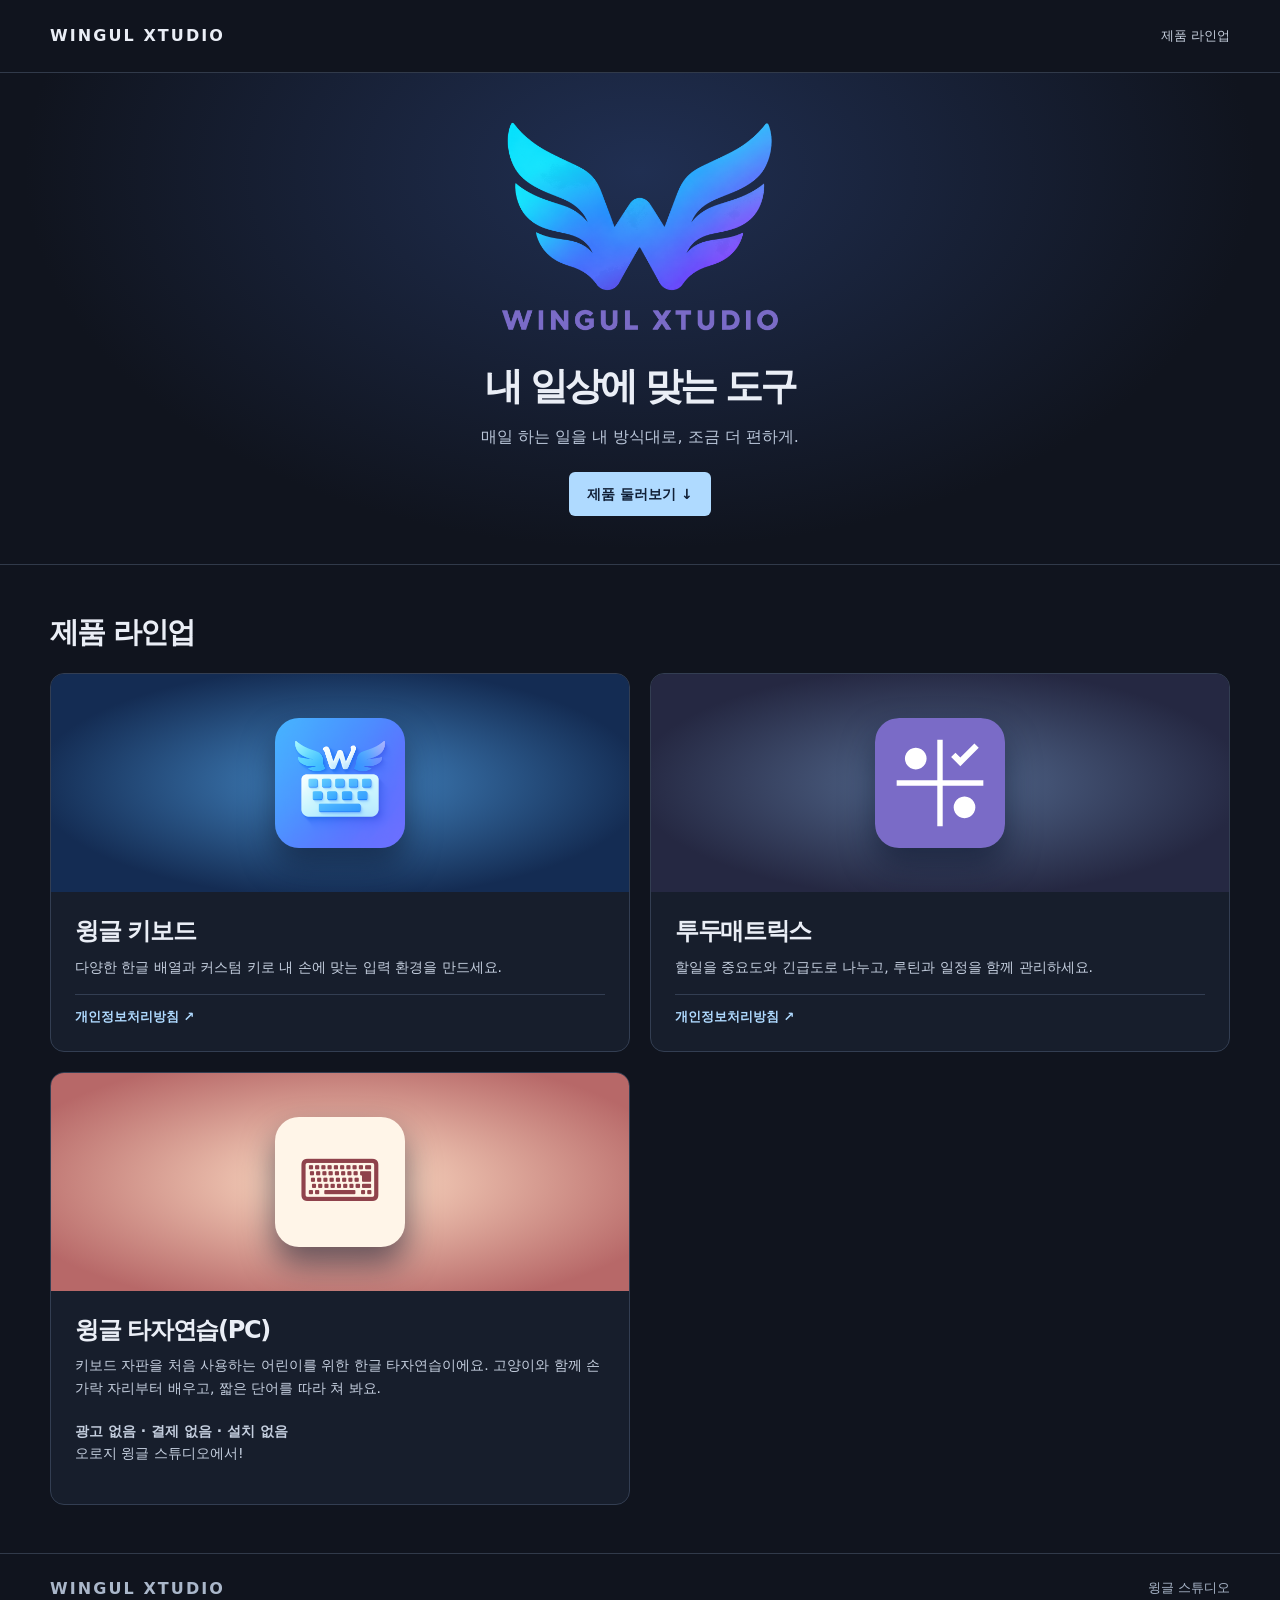
<file: index.html>
<!doctype html>
<html lang="ko">
<head>
<meta charset="utf-8">
<meta name="viewport" content="width=device-width, initial-scale=1">
<meta name="description" content="윙글 스튜디오의 안드로이드 앱, 윙글 키보드와 투두 매트릭스를 소개합니다.">
<title>윙글 스튜디오 | WINGUL XTUDIO</title>
<style>
  * { box-sizing: border-box; }
  html { scroll-behavior: smooth; }
  body { margin: 0; color: #eaeef6; background: #10141e; font: 16px/1.6 "Malgun Gothic", system-ui, sans-serif; }
  a { color: inherit; text-decoration: none; }
  a:hover { text-decoration: underline; text-underline-offset: 4px; }
  a:focus-visible { outline: 2px solid #a6d5ff; outline-offset: 5px; }
  .wrap { width: min(1180px, calc(100% - 80px)); margin: auto; }
  header { border-bottom: 1px solid #313a4a; }
  header .wrap, footer .wrap { display: flex; align-items: center; justify-content: space-between; gap: 20px; }
  header .wrap { min-height: 72px; }
  .brand { font: 800 16px/1.2 system-ui, sans-serif; letter-spacing: .13em; white-space: nowrap; }
  nav { display: flex; gap: 28px; color: #c6cfdd; font-size: 13px; }
  .hero { background: radial-gradient(ellipse at 50% 20%, #202f52, transparent 68%); border-bottom: 1px solid #313a4a; }
  .hero .wrap { display: grid; justify-items: center; gap: 22px; padding-block: 48px; text-align: center; }
  h1 { margin: 0; width: min(100%, 280px); }
  .studio-logo { display: block; width: 100%; height: auto; }
  h2, h3, p { margin: 0; }
  .intro h2 { font-size: clamp(24px, 3vw, 39px); letter-spacing: -.08em; }
  .intro p { margin-top: 8px; color: #b9c5d8; }
  .button { display: inline-block; margin-top: 22px; color: #112037; background: #afdaff; padding: 11px 18px; border-radius: 6px; font-weight: 700; font-size: 14px; }
  section { scroll-margin-top: 20px; }
  .lineup { padding-block: 44px 48px; }
  .lineup > h2 { font-size: 29px; letter-spacing: -.06em; margin-bottom: 18px; }
  .cards { display: grid; grid-template-columns: 1fr 1fr; gap: 20px; }
  article { overflow: hidden; border: 1px solid #333e52; border-radius: 14px; background: #171e2c; }
  .visual { display: grid; place-items: center; min-height: 218px; padding: 25px 18px; overflow: hidden; }
  .keyboard { background: radial-gradient(ellipse at center, #4386c3, #142c53 75%); }
  .matrix { background: radial-gradient(ellipse at center, #53698e, #252842 75%); }
  .typing-visual { background: radial-gradient(ellipse at center, #ffe0c7, #b76868 85%); }
  .app-icon.typing-icon { display: grid; place-items: center; background: #fff5e8; color: #8f424b; font-size: 58px; }
  .app-icon { display: block; width: 130px; height: 130px; border-radius: 24px; box-shadow: 0 17px 32px #0a132b90; }
  .copy { padding: 20px 24px 23px; }
  .copy h3 { font-size: 24px; letter-spacing: -.055em; }
  .copy p { margin: 5px 0 16px; color: #c4cede; font-size: 14px; }
  .card-links a { font-weight: 700; color: #afdaff; }
  .copy { display: flex; flex-direction: column; flex: 1; }
  article { position: relative; display: flex; flex-direction: column; }
  .product-link::after { content: ""; position: absolute; inset: 0; }
  article:focus-within { outline: 2px solid #a6d5ff; outline-offset: 3px; }
  @media (hover: hover) {
    article:hover { transform: translateY(-3px); border-color: #7195c5; box-shadow: 0 10px 24px #080d1780; }
  }
  @media (prefers-reduced-motion: no-preference) {
    article { transition: transform 160ms ease, border-color 160ms ease, box-shadow 160ms ease; }
  }
  @media (prefers-reduced-motion: reduce) {
    article:hover { transform: none; }
  }
  .card-links { display: flex; flex-wrap: wrap; align-items: baseline; gap: 8px 18px; border-top: 1px solid #333e52; margin-top: auto; padding-top: 12px; font-size: 13px; }
  .card-links a { position: relative; }
  footer { border-top: 1px solid #313a4a; }
  footer .wrap { min-height: 70px; color: #aab7ca; }
  footer small { font-size: 13px; }
  @media (max-width: 680px) {
    .wrap { width: calc(100% - 36px); }
    header .wrap { min-height: 60px; gap: 12px; }
    .brand { font-size: 12px; }
    nav { gap: 12px; font-size: 11px; }
    .hero .wrap { gap: 17px; padding-block: 32px; }
    .hero h1 { width: min(100%, 210px); }
    .intro p { font-size: 14px; }
    .button { margin-top: 17px; }
    .cards { grid-template-columns: 1fr; }
    .lineup { padding-block: 30px; }
    .visual { min-height: 177px; }
  }
</style>
</head>
<body id="top">
<header>
  <div class="wrap">
    <a class="brand" href="#top">WINGUL XTUDIO</a>
    <nav aria-label="주 메뉴">
      <a href="#lineup">제품 라인업</a>
    </nav>
  </div>
</header>
<main>
  <section class="hero" aria-labelledby="studio">
    <div class="wrap">
      <h1 id="studio">
        <svg class="studio-logo" viewBox="95 208 1067 806" role="img" aria-label="WINGUL XTUDIO">
          <image href="assets/studio-logo.png" width="1254" height="1254"/>
        </svg>
      </h1>
      <div class="intro">
        <div>
          <h2>내 일상에 맞는 도구</h2>
          <p>매일 하는 일을 내 방식대로, 조금 더 편하게.</p>
        </div>
        <a class="button" href="#lineup">제품 둘러보기 ↓</a>
      </div>
    </div>
  </section>
  <section class="wrap lineup" id="lineup">
    <h2>제품 라인업</h2>
    <div class="cards">
      <article>
        <div class="visual keyboard" aria-hidden="true">
          <img class="app-icon" src="wingul-logo.png" alt="">
        </div>
        <div class="copy">
          <h3><a class="product-link" href="keyboard/">윙글 키보드</a></h3>
          <p>다양한 한글 배열과 커스텀 키로 내 손에 맞는 입력 환경을 만드세요.</p>
          <div class="card-links">
            <a href="privacy/" aria-label="윙글 키보드 개인정보처리방침">개인정보처리방침 ↗</a>
          </div>
        </div>
      </article>
      <article>
        <div class="visual matrix" aria-hidden="true">
          <img class="app-icon" src="assets/todomatrix-icon.svg" alt="">
        </div>
        <div class="copy">
          <h3><a class="product-link" href="todomatrix/">투두매트릭스</a></h3>
          <p>할일을 중요도와 긴급도로 나누고, 루틴과 일정을 함께 관리하세요.</p>
          <div class="card-links">
            <a href="todomatrix/privacy/" aria-label="투두 매트릭스 개인정보처리방침">개인정보처리방침 ↗</a>
          </div>
        </div>
      </article>
      <article>
        <div class="visual typing-visual" aria-hidden="true">
          <span class="app-icon typing-icon">&#x2328;&#xfe0e;</span>
        </div>
        <div class="copy">
          <h3><a class="product-link" href="typing/">윙글 타자연습(PC)</a></h3>
          <p>키보드 자판을 처음 사용하는 어린이를 위한 한글 타자연습이에요. 고양이와 함께 손가락 자리부터 배우고, 짧은 단어를 따라 쳐 봐요.</p>
          <p><strong>광고 없음 · 결제 없음 · 설치 없음</strong><br>오로지 윙글 스튜디오에서!</p>
        </div>
      </article>
    </div>
  </section>
</main>
<footer>
  <div class="wrap">
    <a class="brand" href="#top">WINGUL XTUDIO</a>
    <small>윙글 스튜디오</small>
  </div>
</footer>
</body>
</html>
</file>
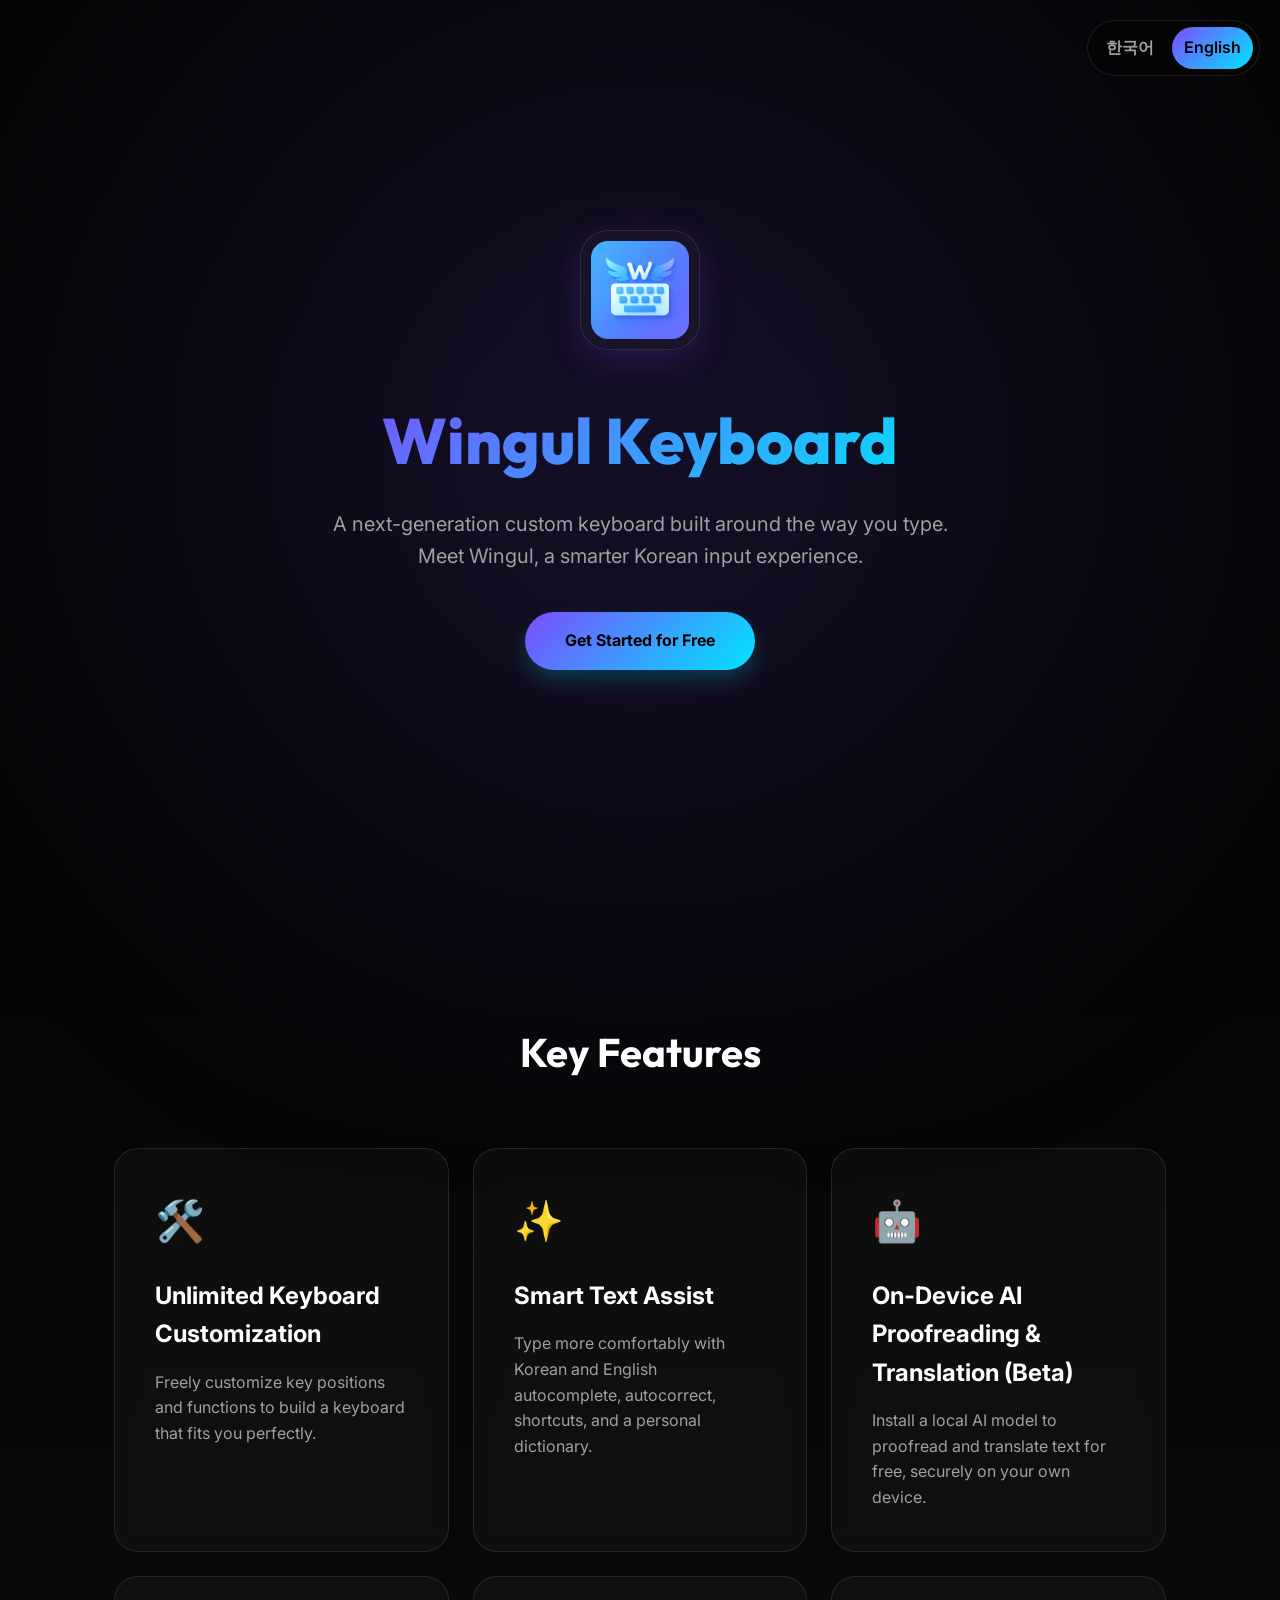
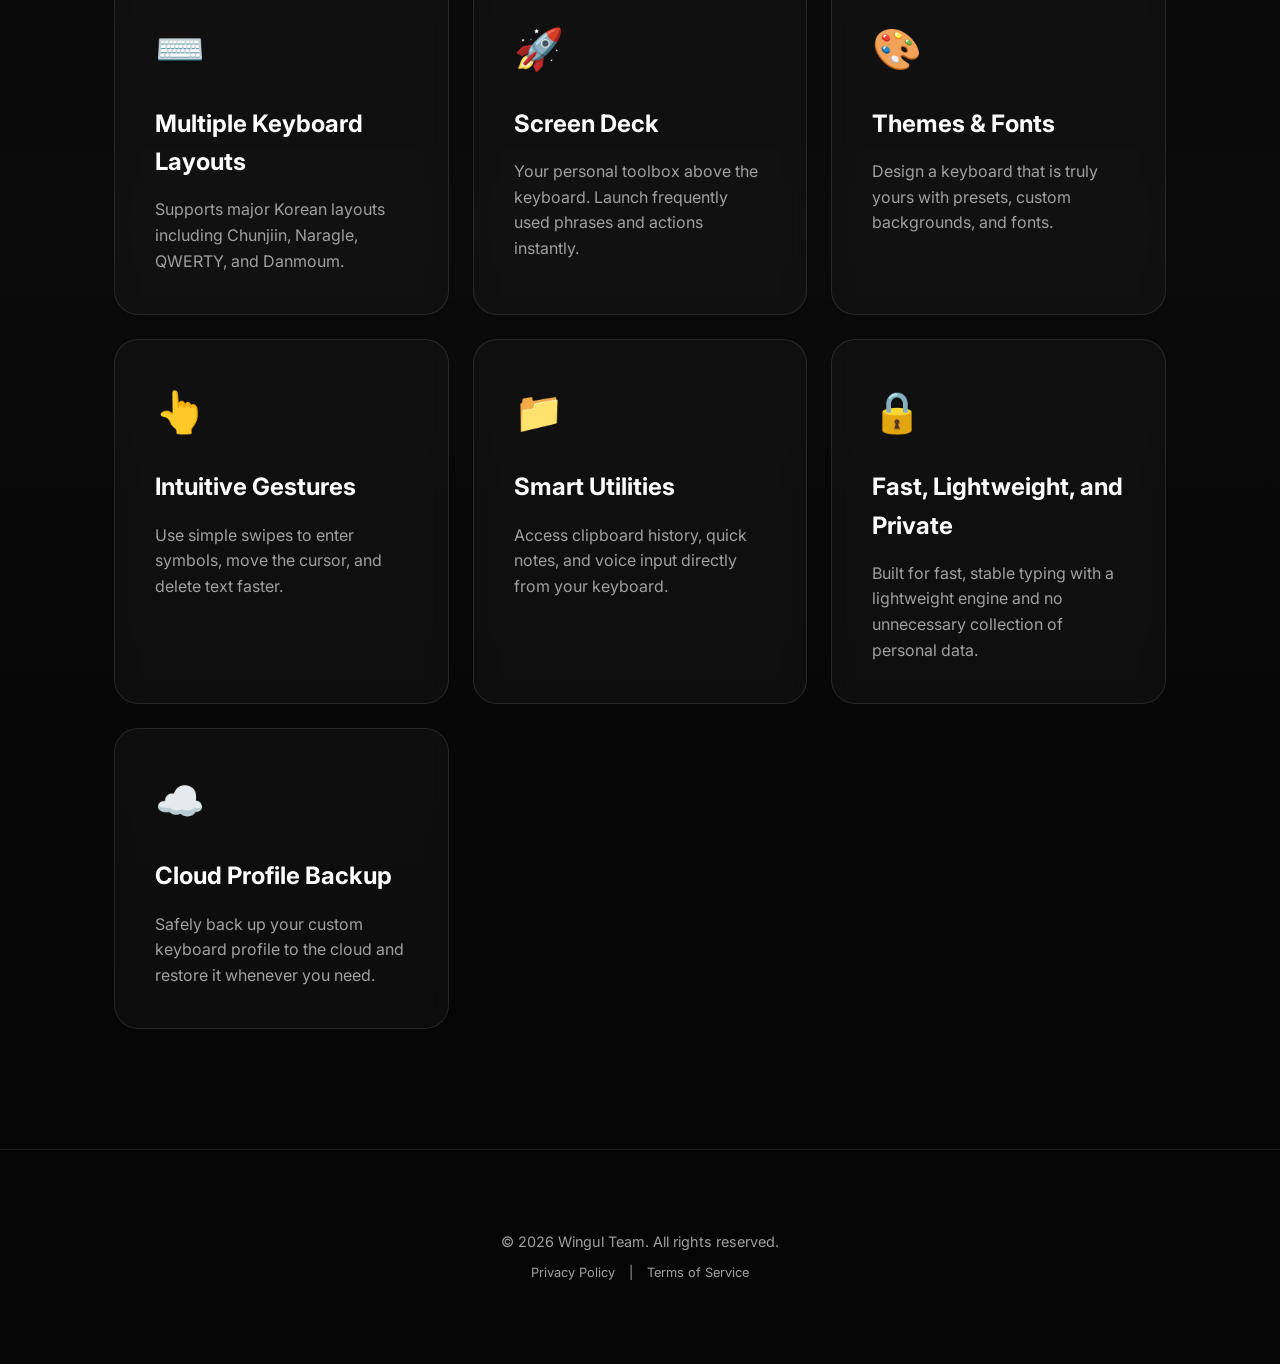
<file: keyboard/index.html>
<!DOCTYPE html>
<html lang="ko">
<head>
    <meta charset="UTF-8">
    <meta name="viewport" content="width=device-width, initial-scale=1.0">
    <title>윙글 키보드 (Wingul Keyboard) - 혁신적인 한글 입력의 시작</title>
    <meta name="description" content="윙글 키보드는 다양한 배열, 스크린 덱, 강력한 커스터마이징 기능을 제공하는 차세대 안드로이드 한글 키보드입니다.">
    <meta name="keywords" content="윙글, 키보드, 한글키보드, 천지인, 쿼티, 스크린덱, 안드로이드키보드">
    <meta property="og:title" content="윙글 키보드 (Wingul Keyboard)">
    <meta property="og:description" content="혁신적인 한글 입력 경험을 선사하는 윙글 키보드.">
    <meta property="og:type" content="website">
    <link rel="preconnect" href="https://fonts.googleapis.com">
    <link rel="preconnect" href="https://fonts.gstatic.com" crossorigin>
    <link href="https://fonts.googleapis.com/css2?family=Inter:wght@300;400;600;800&family=Outfit:wght@400;700&display=swap" rel="stylesheet">
    <style>
        :root {
            --bg-color: #050505;
            --surface-color: rgba(255, 255, 255, 0.03);
            --border-color: rgba(255, 255, 255, 0.1);
            --primary-gradient: linear-gradient(135deg, #7c4dff 0%, #00e5ff 100%);
            --text-main: #ffffff;
            --text-muted: #a0a0a0;
            --accent-glow: 0 8px 32px rgba(124, 77, 255, 0.2);
        }
        * { margin: 0; padding: 0; box-sizing: border-box; }
        body {
            font-family: 'Inter', sans-serif;
            background-color: var(--bg-color);
            color: var(--text-main);
            line-height: 1.6;
            overflow-x: hidden;
            -webkit-font-smoothing: antialiased;
        }
        .container { max-width: 1100px; margin: 0 auto; padding: 0 24px; }
        .language-toggle {
            position: fixed;
            top: 20px;
            right: 20px;
            z-index: 10;
            display: flex;
            gap: 6px;
            padding: 6px;
            background: rgba(5, 5, 5, 0.72);
            border: 1px solid var(--border-color);
            border-radius: 999px;
            backdrop-filter: blur(12px);
        }
        .language-toggle button {
            border: 0;
            background: transparent;
            color: var(--text-muted);
            font: inherit;
            font-weight: 600;
            padding: 8px 12px;
            border-radius: 999px;
            cursor: pointer;
        }
        .language-toggle button.active {
            color: #000;
            background: var(--primary-gradient);
        }
        header {
            height: 100vh;
            display: flex;
            align-items: center;
            justify-content: center;
            text-align: center;
            position: relative;
            overflow: hidden;
        }
        .hero-bg {
            position: absolute;
            top: 50%; left: 50%;
            transform: translate(-50%, -50%);
            width: 140%; height: 140%;
            background: radial-gradient(circle at center, rgba(124, 77, 255, 0.15) 0%, transparent 70%);
            z-index: -1;
            filter: blur(80px);
            animation: pulse 10s infinite alternate;
        }
        @keyframes pulse {
            from { transform: translate(-50%, -50%) scale(1); opacity: 0.5; }
            to { transform: translate(-50%, -50%) scale(1.1); opacity: 0.8; }
        }
        .logo-container { margin-bottom: 2rem; animation: fadeInDown 1s ease-out; }
        .app-logo {
            width: 120px; height: 120px; border-radius: 28px;
            box-shadow: var(--accent-glow);
            border: 1px solid var(--border-color);
            background: var(--surface-color);
            padding: 10px;
        }
        h1 {
            font-family: 'Outfit', sans-serif;
            font-size: 4rem;
            font-weight: 800;
            margin-bottom: 1rem;
            background: var(--primary-gradient);
            -webkit-background-clip: text;
            -webkit-text-fill-color: transparent;
            animation: fadeInUp 1s ease-out 0.2s both;
        }
        .tagline {
            font-size: 1.25rem;
            color: var(--text-muted);
            max-width: 640px;
            margin: 0 auto 2.5rem;
            animation: fadeInUp 1s ease-out 0.4s both;
        }
        .cta-button {
            display: inline-block;
            padding: 16px 40px;
            background: var(--primary-gradient);
            color: #000;
            font-weight: 700;
            border-radius: 100px;
            text-decoration: none;
            transition: transform 0.3s ease, box-shadow 0.3s ease;
            box-shadow: 0 10px 20px rgba(0, 229, 255, 0.2);
            animation: fadeInUp 1s ease-out 0.6s both;
        }
        .cta-button:hover { transform: translateY(-3px); box-shadow: 0 15px 30px rgba(0, 229, 255, 0.4); }
        .features {
            padding: 120px 0;
            background: linear-gradient(to bottom, transparent, rgba(255,255,255,0.02), transparent);
        }
        .section-title {
            text-align: center;
            font-family: 'Outfit', sans-serif;
            font-size: 2.5rem;
            margin-bottom: 4rem;
        }
        .feature-grid {
            display: grid;
            grid-template-columns: repeat(auto-fit, minmax(300px, 1fr));
            gap: 24px;
        }
        .feature-card {
            background: var(--surface-color);
            border: 1px solid var(--border-color);
            border-radius: 24px;
            padding: 40px;
            backdrop-filter: blur(10px);
            transition: transform 0.3s ease, border-color 0.3s ease;
        }
        .feature-card:hover { transform: translateY(-10px); border-color: rgba(0, 229, 255, 0.3); }
        .feature-icon { font-size: 2.5rem; margin-bottom: 1.5rem; display: block; }
        .feature-card h3 { font-size: 1.5rem; margin-bottom: 1rem; color: #fff; }
        .feature-card p { color: var(--text-muted); font-size: 1rem; }
        footer {
            padding: 80px 0;
            text-align: center;
            border-top: 1px solid var(--border-color);
            color: var(--text-muted);
            font-size: 0.9rem;
        }
        .footer-link { color: var(--text-muted); text-decoration: none; margin: 0 10px; }
        .footer-link:hover, .footer-link:focus-visible { color: #00e5ff; text-decoration: underline; }
        @keyframes fadeInDown { from { opacity: 0; transform: translateY(-20px); } to { opacity: 1; transform: translateY(0); } }
        @keyframes fadeInUp { from { opacity: 0; transform: translateY(20px); } to { opacity: 1; transform: translateY(0); } }
        @media (max-width: 768px) {
            h1 { font-size: 2.5rem; }
            .tagline { font-size: 1.1rem; }
            .language-toggle { top: 12px; right: 12px; }
        }
    </style>
</head>
<body>
    <div class="hero-bg"></div>

    <div class="language-toggle" aria-label="Language selector">
        <button type="button" data-lang-button="ko" class="active">한국어</button>
        <button type="button" data-lang-button="en">English</button>
    </div>

    <header id="heroSection">
        <div class="container text-center">
            <div class="logo-container">
                <img src="../wingul-logo.png" alt="윙글 키보드 로고" class="app-logo" id="appLogo">
            </div>
            <h1 data-ko="윙글 키보드" data-en="Wingul Keyboard">윙글 키보드</h1>
            <p class="tagline"
               data-ko="당신의 타이핑 습관에 맞춘 차세대 커스텀 키보드. 혁신적인 한글 입력기 '윙글'을 만나보세요."
               data-en="A next-generation custom keyboard built around the way you type. Meet Wingul, a smarter Korean input experience.">당신의 타이핑 습관에 맞춘 차세대 커스텀 키보드. 혁신적인 한글 입력기 '윙글'을 만나보세요.</p>
            <a href="https://play.google.com/store/apps/details?id=com.jopd.wingul2&amp;hl=ko" class="cta-button"
               data-ko="무료로 시작하기" data-en="Get Started for Free">무료로 시작하기</a>
        </div>
    </header>

    <section class="features" id="features">
        <div class="container">
            <h2 class="section-title" data-ko="주요 기능" data-en="Key Features">주요 기능</h2>
            <div class="feature-grid">
                <div class="feature-card">
                    <span class="feature-icon">🛠️</span>
                    <h3 data-ko="무제한 커스텀 키보드" data-en="Unlimited Keyboard Customization">무제한 커스텀 키보드</h3>
                    <p data-ko="키의 위치와 기능을 자유롭게 설정해 나만의 맞춤형 키보드를 만들어보세요."
                       data-en="Freely customize key positions and functions to build a keyboard that fits you perfectly.">키의 위치와 기능을 자유롭게 설정해 나만의 맞춤형 키보드를 만들어보세요.</p>
                </div>
                <div class="feature-card">
                    <span class="feature-icon">✨</span>
                    <h3 data-ko="기분 좋은 텍스트 어시스트" data-en="Smart Text Assist">기분 좋은 텍스트 어시스트</h3>
                    <p data-ko="한글과 영어 자동완성·자동교정, 단축어와 사용자 사전으로 더 편리하게 입력하세요."
                       data-en="Type more comfortably with Korean and English autocomplete, autocorrect, shortcuts, and a personal dictionary.">한글과 영어 자동완성·자동교정, 단축어와 사용자 사전으로 더 편리하게 입력하세요.</p>
                </div>
                <div class="feature-card">
                    <span class="feature-icon">🤖</span>
                    <h3 data-ko="온디바이스 AI 교정 & 번역 (Beta)" data-en="On-Device AI Proofreading & Translation (Beta)">온디바이스 AI 교정 & 번역 (Beta)</h3>
                    <p data-ko="로컬 AI 모델을 설치해 텍스트 교정과 번역을 무료로, 내 기기에서 안전하게 처리하세요."
                       data-en="Install a local AI model to proofread and translate text for free, securely on your own device.">로컬 AI 모델을 설치해 텍스트 교정과 번역을 무료로, 내 기기에서 안전하게 처리하세요.</p>
                </div>
                <div class="feature-card">
                    <span class="feature-icon">⌨️</span>
                    <h3 data-ko="다양한 키보드 배열" data-en="Multiple Keyboard Layouts">다양한 키보드 배열</h3>
                    <p data-ko="천지인, 나랏글, 쿼티, 단모음 등 한글 입력에 최적화된 모든 배열을 지원합니다."
                       data-en="Supports major Korean layouts including Chunjiin, Naragle, QWERTY, and Danmoum.">천지인, 나랏글, 쿼티, 단모음 등 한글 입력에 최적화된 모든 배열을 지원합니다.</p>
                </div>
                <div class="feature-card">
                    <span class="feature-icon">🚀</span>
                    <h3 data-ko="스크린 덱 (Screen Deck)" data-en="Screen Deck">스크린 덱 (Screen Deck)</h3>
                    <p data-ko="키보드 위에 떠 있는 나만의 도구 상자. 자주 쓰는 문구와 기능을 즉시 실행하세요."
                       data-en="Your personal toolbox above the keyboard. Launch frequently used phrases and actions instantly.">키보드 위에 떠 있는 나만의 도구 상자. 자주 쓰는 문구와 기능을 즉시 실행하세요.</p>
                </div>
                <div class="feature-card">
                    <span class="feature-icon">🎨</span>
                    <h3 data-ko="무한한 테마 & 폰트" data-en="Themes & Fonts">무한한 테마 & 폰트</h3>
                    <p data-ko="수십 가지 프리셋과 사용자 정의 배경, 폰트로 세상에 하나뿐인 키보드를 디자인하세요."
                       data-en="Design a keyboard that is truly yours with presets, custom backgrounds, and fonts.">수십 가지 프리셋과 사용자 정의 배경, 폰트로 세상에 하나뿐인 키보드를 디자인하세요.</p>
                </div>
                <div class="feature-card">
                    <span class="feature-icon">👆</span>
                    <h3 data-ko="직관적인 제스처" data-en="Intuitive Gestures">직관적인 제스처</h3>
                    <p data-ko="스와이프만으로 특수문자 입력, 커서 이동, 텍스트 삭제를 더 빠르게 처리합니다."
                       data-en="Use simple swipes to enter symbols, move the cursor, and delete text faster.">스와이프만으로 특수문자 입력, 커서 이동, 텍스트 삭제를 더 빠르게 처리합니다.</p>
                </div>
                <div class="feature-card">
                    <span class="feature-icon">📁</span>
                    <h3 data-ko="스마트 유틸리티" data-en="Smart Utilities">스마트 유틸리티</h3>
                    <p data-ko="클립보드 기록, 간단한 메모, 음성 인식 기능을 키보드 안에서 모두 해결하세요."
                       data-en="Access clipboard history, quick notes, and voice input directly from your keyboard.">클립보드 기록, 간단한 메모, 음성 인식 기능을 키보드 안에서 모두 해결하세요.</p>
                </div>
                <div class="feature-card">
                    <span class="feature-icon">🔒</span>
                    <h3 data-ko="안전하고 가벼운 속도" data-en="Fast, Lightweight, and Private">안전하고 가벼운 속도</h3>
                    <p data-ko="개인정보를 수집하지 않으며, 가벼운 엔진으로 빠르고 안정적인 입력을 제공합니다."
                       data-en="Built for fast, stable typing with a lightweight engine and no unnecessary collection of personal data.">개인정보를 수집하지 않으며, 가벼운 엔진으로 빠르고 안정적인 입력을 제공합니다.</p>
                </div>
                <div class="feature-card">
                    <span class="feature-icon">☁️</span>
                    <h3 data-ko="프로필 클라우드 저장" data-en="Cloud Profile Backup">프로필 클라우드 저장</h3>
                    <p data-ko="나만의 키보드 설정을 클라우드에 안전하게 보관하고 언제든 손쉽게 이전하세요."
                       data-en="Safely back up your custom keyboard profile to the cloud and restore it whenever you need.">나만의 키보드 설정을 클라우드에 안전하게 보관하고 언제든 손쉽게 이전하세요.</p>
                </div>
            </div>
        </div>
    </section>

    <footer>
        <div class="container">
            <p>&copy; 2026 Wingul Team. All rights reserved.</p>
            <p style="margin-top: 10px; font-size: 0.8rem;">
                <a href="../privacy/" class="footer-link" data-ko="개인정보처리방침" data-en="Privacy Policy">개인정보처리방침</a> |
                <a href="#" class="footer-link" data-ko="이용약관" data-en="Terms of Service">이용약관</a>
            </p>
        </div>
    </footer>

    <script>
        const translations = document.querySelectorAll('[data-ko][data-en]');
        const languageButtons = document.querySelectorAll('[data-lang-button]');

        function setLanguage(lang) {
            document.documentElement.lang = lang;
            translations.forEach((element) => {
                element.textContent = element.dataset[lang];
            });
            languageButtons.forEach((button) => {
                button.classList.toggle('active', button.dataset.langButton === lang);
            });
            localStorage.setItem('wingul-language', lang);
        }

        languageButtons.forEach((button) => {
            button.addEventListener('click', () => setLanguage(button.dataset.langButton));
        });

        const savedLanguage = localStorage.getItem('wingul-language');
        const browserLanguage = navigator.language && navigator.language.toLowerCase().startsWith('ko') ? 'ko' : 'en';
        setLanguage(savedLanguage || browserLanguage);

        window.addEventListener('scroll', () => {
            const cards = document.querySelectorAll('.feature-card');
            cards.forEach(card => {
                const cardTop = card.getBoundingClientRect().top;
                if(cardTop < window.innerHeight - 100) {
                    card.style.opacity = '1';
                    card.style.transform = 'translateY(0)';
                }
            });
        });

        document.querySelectorAll('.feature-card').forEach(card => {
            card.style.opacity = '0';
            card.style.transform = 'translateY(30px)';
            card.style.transition = 'all 0.6s ease-out';
        });

        window.dispatchEvent(new Event('scroll'));
    </script>
</body>
</html>
</file>
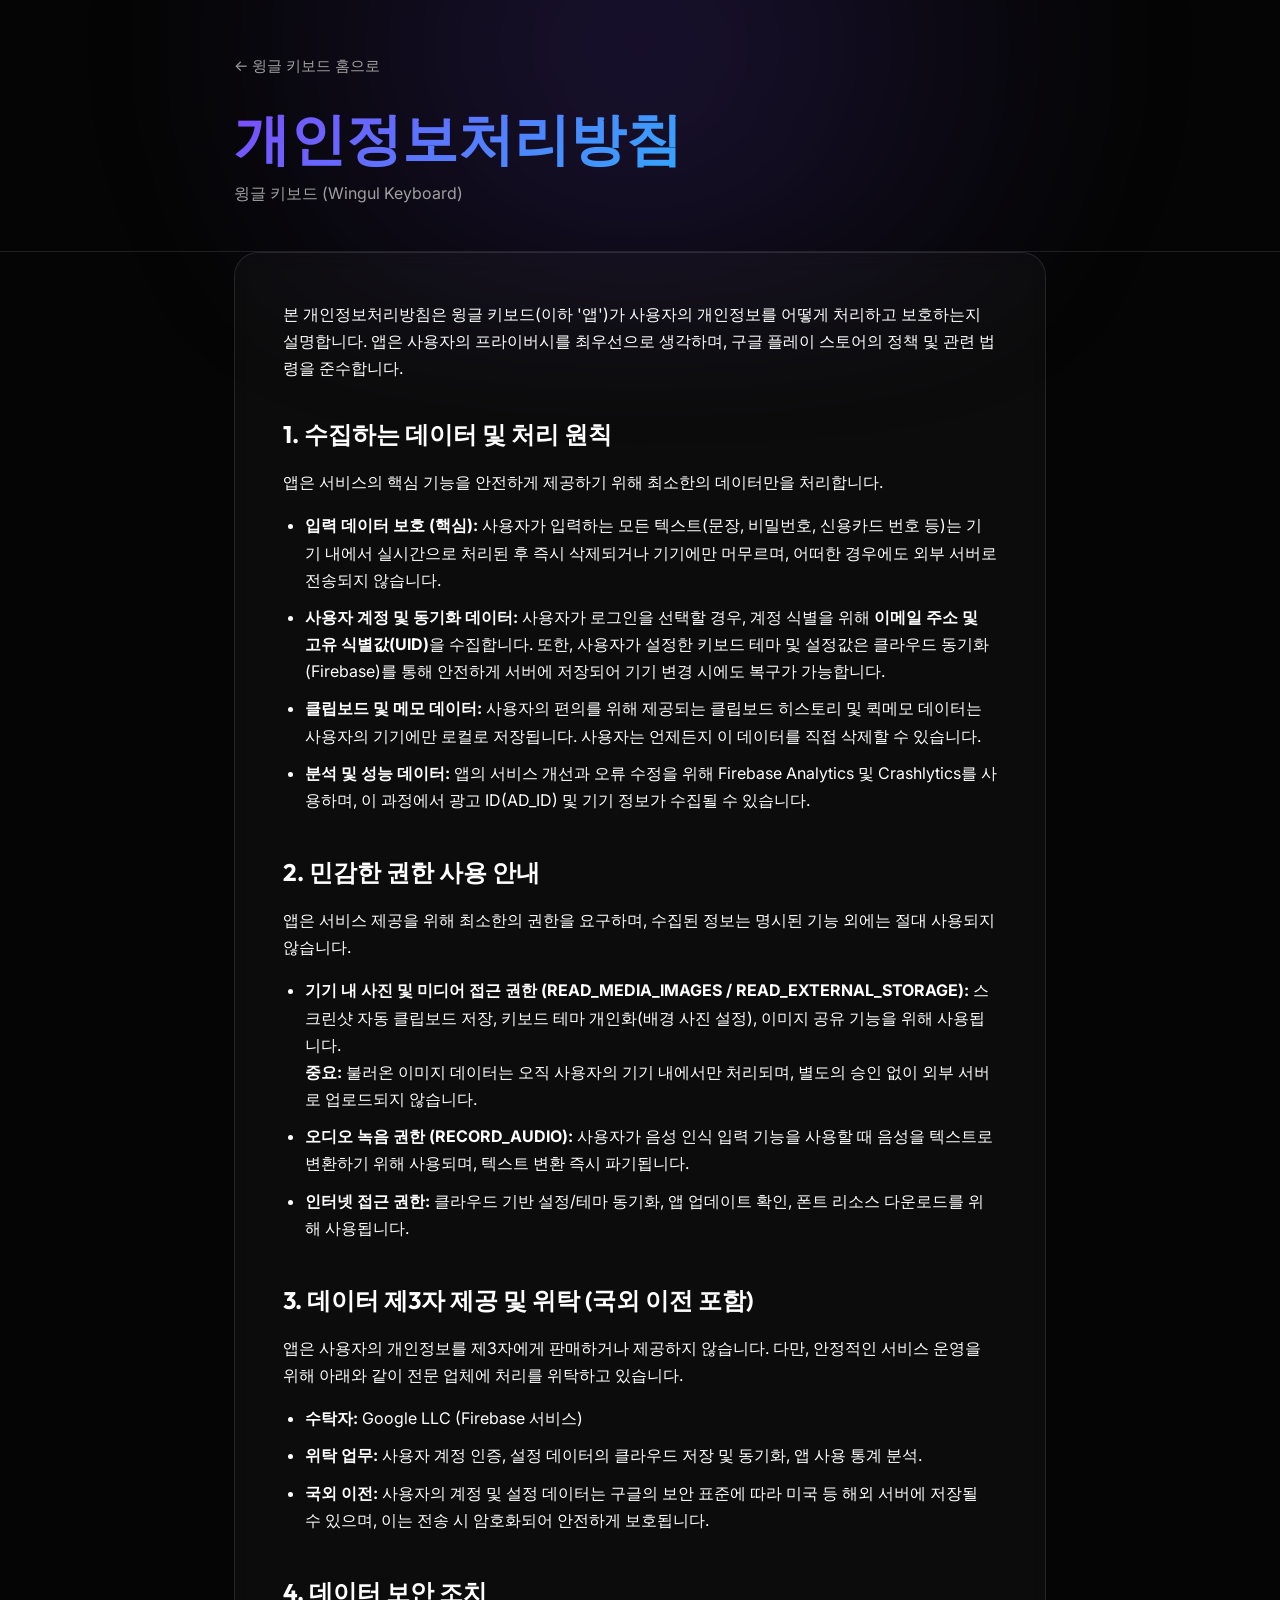
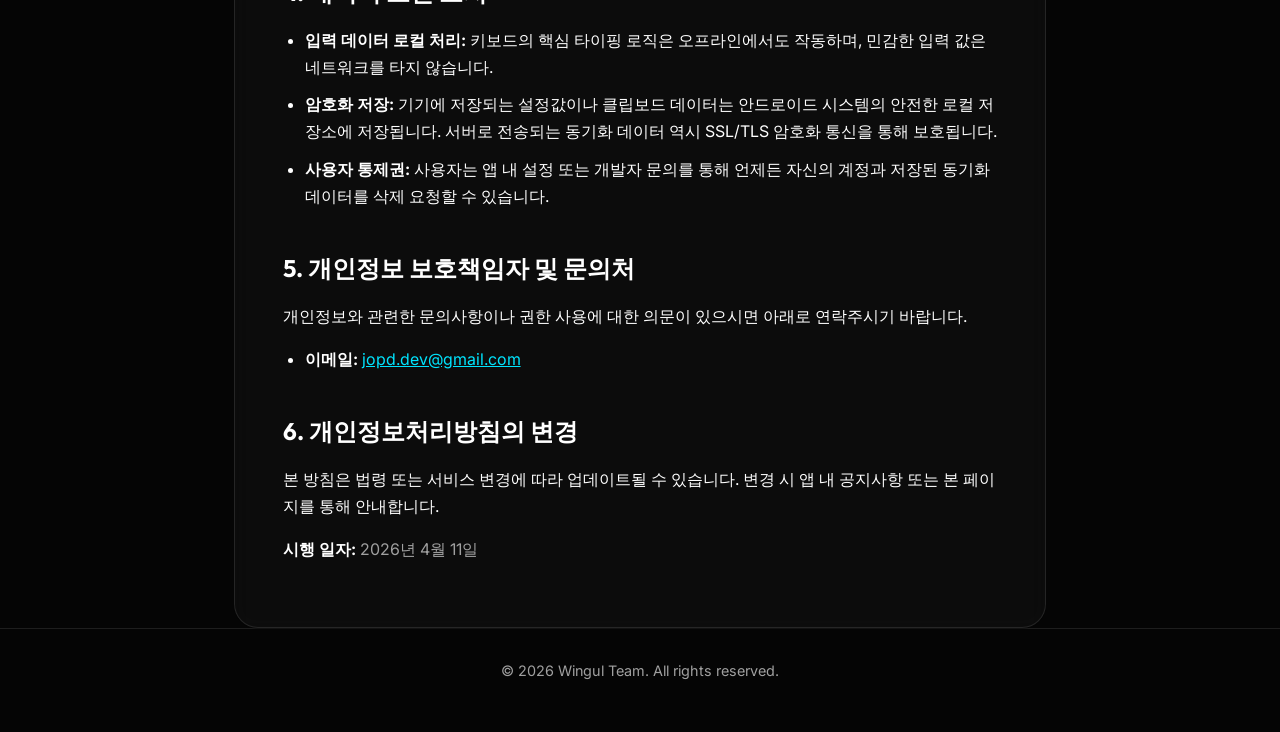
<file: privacy/index.html>
<!DOCTYPE html>
<html lang="ko">
<head>
    <meta charset="UTF-8">
    <meta name="viewport" content="width=device-width, initial-scale=1.0">
    <title>개인정보처리방침 | 윙글 키보드 (Wingul Keyboard)</title>
    <meta name="description" content="윙글 키보드 개인정보처리방침">
    <link rel="preconnect" href="https://fonts.googleapis.com">
    <link rel="preconnect" href="https://fonts.gstatic.com" crossorigin>
    <link href="https://fonts.googleapis.com/css2?family=Inter:wght@300;400;600;800&family=Outfit:wght@400;700&display=swap" rel="stylesheet">
    <style>
        :root { --bg-color: #050505; --surface-color: rgba(255, 255, 255, 0.03); --border-color: rgba(255, 255, 255, 0.1); --primary-gradient: linear-gradient(135deg, #7c4dff 0%, #00e5ff 100%); --text-main: #ffffff; --text-muted: #a0a0a0; }
        * { box-sizing: border-box; }
        body { margin: 0; font-family: 'Inter', sans-serif; background: var(--bg-color); color: var(--text-main); line-height: 1.7; -webkit-font-smoothing: antialiased; }
        .hero-bg { position: fixed; top: -25%; left: 50%; transform: translateX(-50%); width: 100%; height: 60%; background: radial-gradient(circle, rgba(124, 77, 255, 0.18) 0%, transparent 70%); filter: blur(70px); pointer-events: none; z-index: -1; }
        .container { max-width: 860px; margin: 0 auto; padding: 0 24px; }
        header { padding: 52px 0 28px; border-bottom: 1px solid var(--border-color); }
        .home-link { color: var(--text-muted); text-decoration: none; font-size: 0.95rem; }
        .home-link:hover, .home-link:focus-visible { color: #00e5ff; text-decoration: underline; }
        h1 { margin: 28px 0 8px; font-family: 'Outfit', sans-serif; font-size: clamp(2.2rem, 7vw, 3.5rem); line-height: 1.15; background: var(--primary-gradient); -webkit-background-clip: text; -webkit-text-fill-color: transparent; }
        .subtitle, .effective-date { color: var(--text-muted); }
        main { padding: 56px 0 72px; }
        .policy-card { padding: clamp(24px, 5vw, 48px); background: var(--surface-color); border: 1px solid var(--border-color); border-radius: 24px; backdrop-filter: blur(10px); }
        h2 { margin: 38px 0 14px; font-family: 'Outfit', sans-serif; font-size: 1.5rem; }
        h2:first-of-type { margin-top: 32px; }
        p { margin: 0 0 16px; }
        ul { margin: 0 0 16px; padding-left: 1.35rem; }
        li { margin: 10px 0; }
        strong { color: #fff; }
        a { color: #00e5ff; }
        footer { padding: 30px 0 48px; border-top: 1px solid var(--border-color); color: var(--text-muted); text-align: center; font-size: .9rem; }
    </style>
</head>
<body>
    <div class="hero-bg"></div>
    <header>
        <div class="container">
            <a href="../keyboard/" class="home-link">← 윙글 키보드 홈으로</a>
            <h1>개인정보처리방침</h1>
            <p class="subtitle">윙글 키보드 (Wingul Keyboard)</p>
        </div>
    </header>
    <main class="container">
        <article class="policy-card">
            <p>본 개인정보처리방침은 윙글 키보드(이하 '앱')가 사용자의 개인정보를 어떻게 처리하고 보호하는지 설명합니다. 앱은 사용자의 프라이버시를 최우선으로 생각하며, 구글 플레이 스토어의 정책 및 관련 법령을 준수합니다.</p>

            <h2>1. 수집하는 데이터 및 처리 원칙</h2>
            <p>앱은 서비스의 핵심 기능을 안전하게 제공하기 위해 최소한의 데이터만을 처리합니다.</p>
            <ul>
                <li><strong>입력 데이터 보호 (핵심):</strong> 사용자가 입력하는 모든 텍스트(문장, 비밀번호, 신용카드 번호 등)는 기기 내에서 실시간으로 처리된 후 즉시 삭제되거나 기기에만 머무르며, 어떠한 경우에도 외부 서버로 전송되지 않습니다.</li>
                <li><strong>사용자 계정 및 동기화 데이터:</strong> 사용자가 로그인을 선택할 경우, 계정 식별을 위해 <strong>이메일 주소 및 고유 식별값(UID)</strong>을 수집합니다. 또한, 사용자가 설정한 키보드 테마 및 설정값은 클라우드 동기화(Firebase)를 통해 안전하게 서버에 저장되어 기기 변경 시에도 복구가 가능합니다.</li>
                <li><strong>클립보드 및 메모 데이터:</strong> 사용자의 편의를 위해 제공되는 클립보드 히스토리 및 퀵메모 데이터는 사용자의 기기에만 로컬로 저장됩니다. 사용자는 언제든지 이 데이터를 직접 삭제할 수 있습니다.</li>
                <li><strong>분석 및 성능 데이터:</strong> 앱의 서비스 개선과 오류 수정을 위해 Firebase Analytics 및 Crashlytics를 사용하며, 이 과정에서 광고 ID(AD_ID) 및 기기 정보가 수집될 수 있습니다.</li>
            </ul>

            <h2>2. 민감한 권한 사용 안내</h2>
            <p>앱은 서비스 제공을 위해 최소한의 권한을 요구하며, 수집된 정보는 명시된 기능 외에는 절대 사용되지 않습니다.</p>
            <ul>
                <li><strong>기기 내 사진 및 미디어 접근 권한 (READ_MEDIA_IMAGES / READ_EXTERNAL_STORAGE):</strong> 스크린샷 자동 클립보드 저장, 키보드 테마 개인화(배경 사진 설정), 이미지 공유 기능을 위해 사용됩니다.<br><strong>중요:</strong> 불러온 이미지 데이터는 오직 사용자의 기기 내에서만 처리되며, 별도의 승인 없이 외부 서버로 업로드되지 않습니다.</li>
                <li><strong>오디오 녹음 권한 (RECORD_AUDIO):</strong> 사용자가 음성 인식 입력 기능을 사용할 때 음성을 텍스트로 변환하기 위해 사용되며, 텍스트 변환 즉시 파기됩니다.</li>
                <li><strong>인터넷 접근 권한:</strong> 클라우드 기반 설정/테마 동기화, 앱 업데이트 확인, 폰트 리소스 다운로드를 위해 사용됩니다.</li>
            </ul>

            <h2>3. 데이터 제3자 제공 및 위탁 (국외 이전 포함)</h2>
            <p>앱은 사용자의 개인정보를 제3자에게 판매하거나 제공하지 않습니다. 다만, 안정적인 서비스 운영을 위해 아래와 같이 전문 업체에 처리를 위탁하고 있습니다.</p>
            <ul>
                <li><strong>수탁자:</strong> Google LLC (Firebase 서비스)</li>
                <li><strong>위탁 업무:</strong> 사용자 계정 인증, 설정 데이터의 클라우드 저장 및 동기화, 앱 사용 통계 분석.</li>
                <li><strong>국외 이전:</strong> 사용자의 계정 및 설정 데이터는 구글의 보안 표준에 따라 미국 등 해외 서버에 저장될 수 있으며, 이는 전송 시 암호화되어 안전하게 보호됩니다.</li>
            </ul>

            <h2>4. 데이터 보안 조치</h2>
            <ul>
                <li><strong>입력 데이터 로컬 처리:</strong> 키보드의 핵심 타이핑 로직은 오프라인에서도 작동하며, 민감한 입력 값은 네트워크를 타지 않습니다.</li>
                <li><strong>암호화 저장:</strong> 기기에 저장되는 설정값이나 클립보드 데이터는 안드로이드 시스템의 안전한 로컬 저장소에 저장됩니다. 서버로 전송되는 동기화 데이터 역시 SSL/TLS 암호화 통신을 통해 보호됩니다.</li>
                <li><strong>사용자 통제권:</strong> 사용자는 앱 내 설정 또는 개발자 문의를 통해 언제든 자신의 계정과 저장된 동기화 데이터를 삭제 요청할 수 있습니다.</li>
            </ul>

            <h2>5. 개인정보 보호책임자 및 문의처</h2>
            <p>개인정보와 관련한 문의사항이나 권한 사용에 대한 의문이 있으시면 아래로 연락주시기 바랍니다.</p>
            <ul><li><strong>이메일:</strong> <a href="mailto:jopd.dev@gmail.com">jopd.dev@gmail.com</a></li></ul>

            <h2>6. 개인정보처리방침의 변경</h2>
            <p>본 방침은 법령 또는 서비스 변경에 따라 업데이트될 수 있습니다. 변경 시 앱 내 공지사항 또는 본 페이지를 통해 안내합니다.</p>
            <p class="effective-date"><strong>시행 일자:</strong> 2026년 4월 11일</p>
        </article>
    </main>
    <footer><div class="container">&copy; 2026 Wingul Team. All rights reserved.</div></footer>
</body>
</html>
</file>
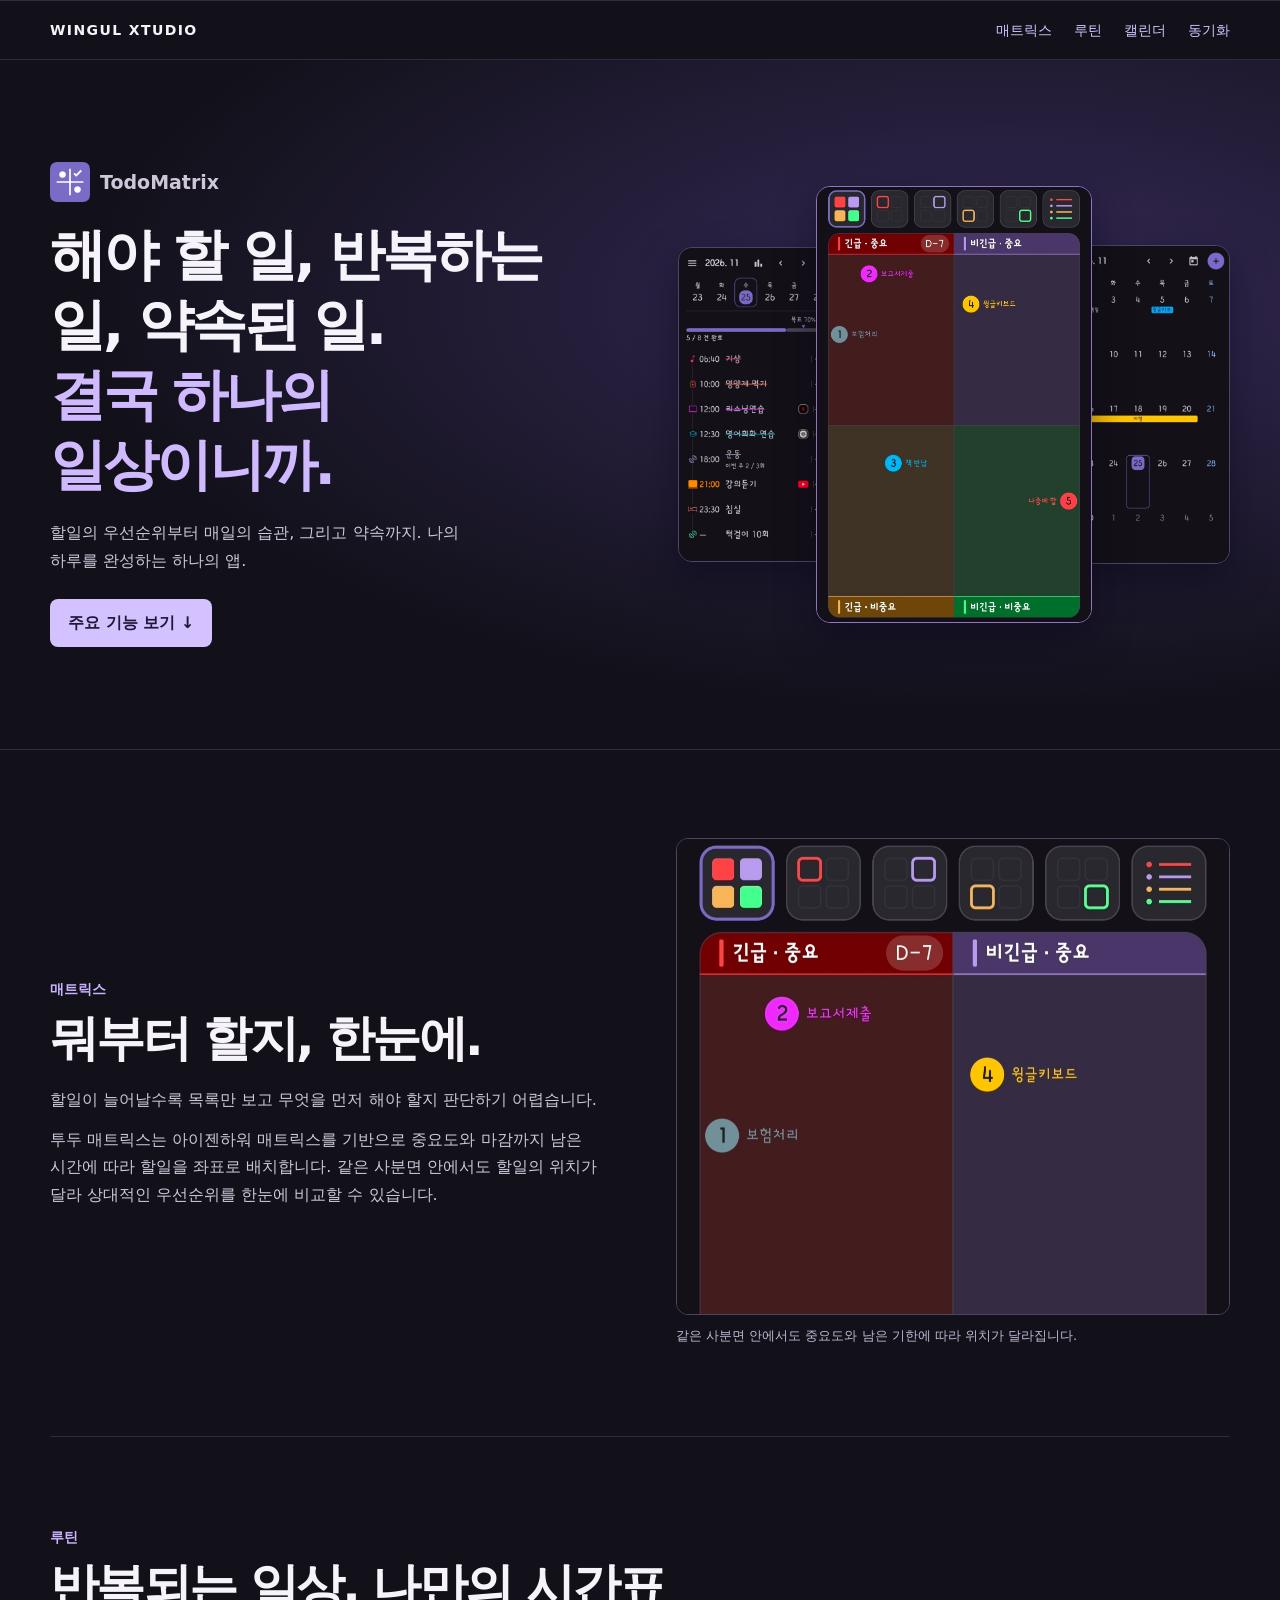
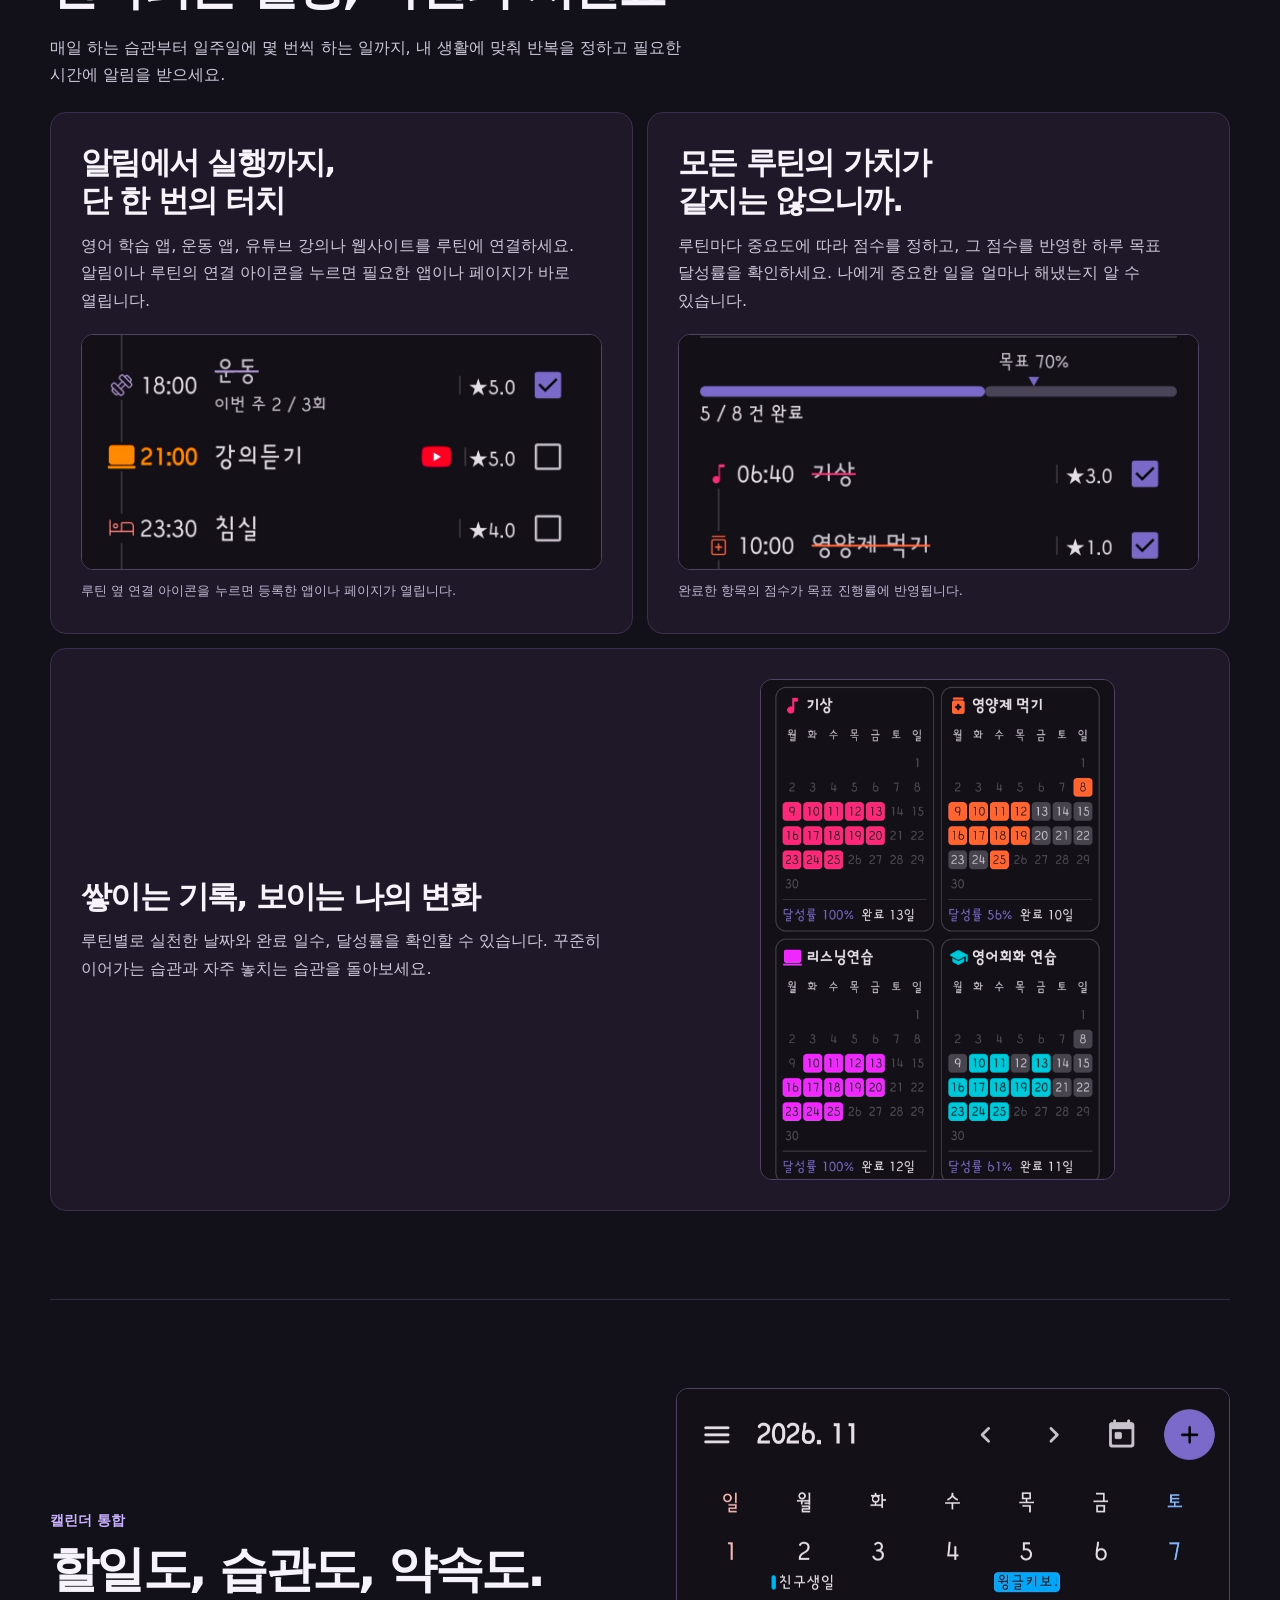
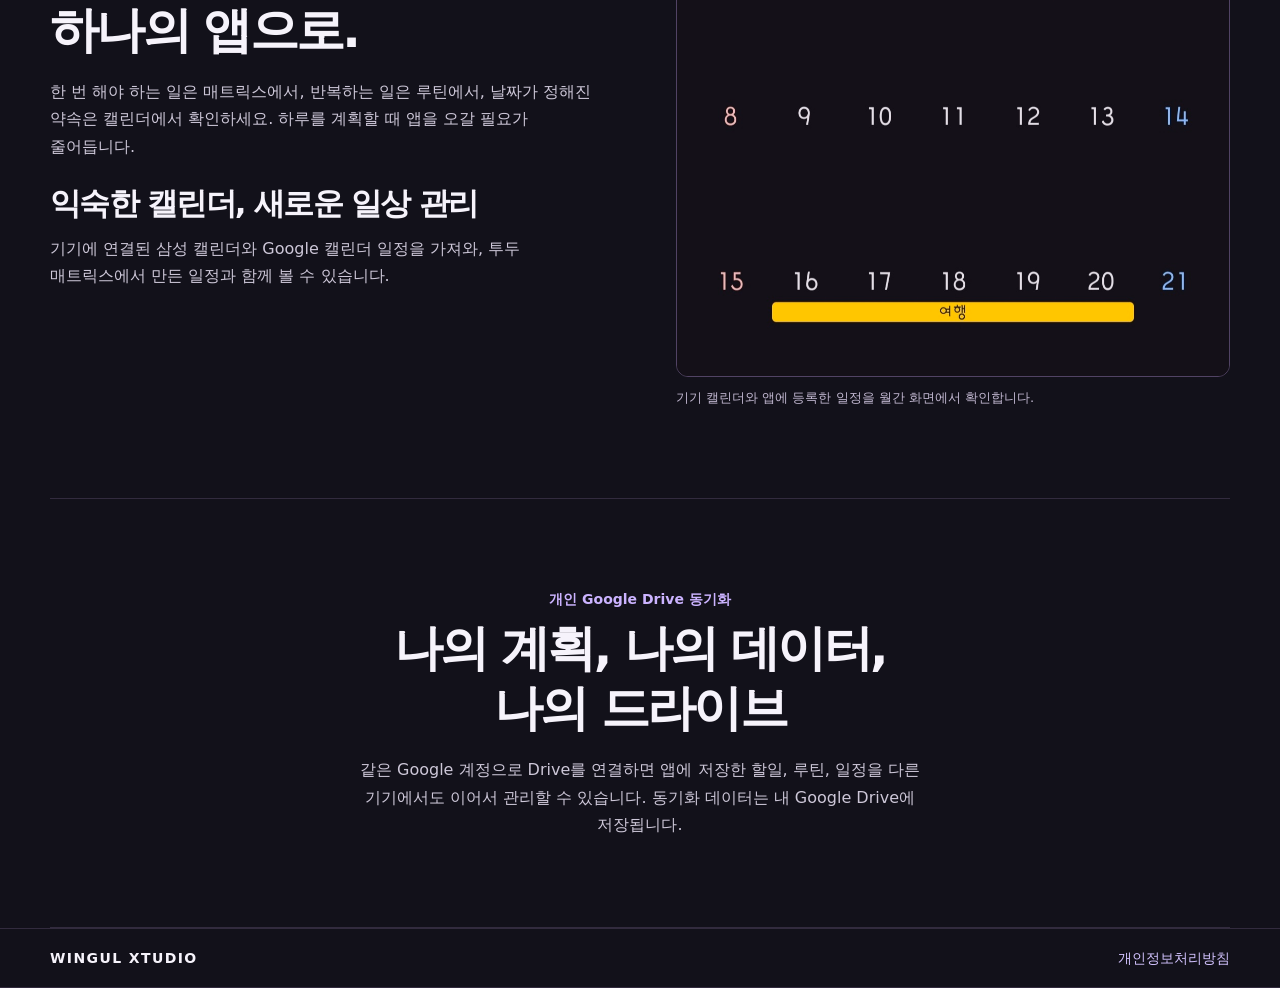
<file: todomatrix/index.html>
<!doctype html>
<html lang="ko">
<head>
  <meta charset="utf-8">
  <meta name="viewport" content="width=device-width, initial-scale=1">
  <meta name="description" content="해야 할 일, 반복하는 일, 약속된 일. 할일과 루틴, 캘린더를 하나로 모은 투두 매트릭스.">
  <title>투두 매트릭스 | 윙글 스튜디오</title>
  <link rel="stylesheet" href="product.css">
</head>
<body>
  <header class="site-header">
    <div class="wrap nav">
      <a class="wordmark" href="../index.html#lineup">WINGUL XTUDIO</a>
      <nav aria-label="제품 소개"><a href="#matrix">매트릭스</a><a href="#routine">루틴</a><a href="#calendar">캘린더</a><a href="#drive">동기화</a></nav>
    </div>
  </header>
  <main>
    <section class="hero" aria-labelledby="product-title">
      <div class="wrap hero-grid">
        <div>
          <p class="product"><img src="../assets/todomatrix-icon.svg" alt="" width="40" height="40"> TodoMatrix</p>
          <h1 id="product-title">해야 할 일, 반복하는 일, 약속된 일.<br><span>결국 하나의 일상이니까.</span></h1>
          <p class="lead">할일의 우선순위부터 매일의 습관, 그리고 약속까지. 나의 하루를 완성하는 하나의 앱.</p>
          <a class="button" href="#features">주요 기능 보기 <span aria-hidden="true">↓</span></a>
        </div>
        <div class="hero-shots">
          <img class="hero-routine" src="../assets/todomatrix-routine.jpg" alt="루틴 시간표와 목표 달성률 화면">
          <img class="hero-matrix" src="../assets/todomatrix-matrix.jpg" alt="할일 다섯 개가 서로 다른 위치에 표시된 매트릭스 화면">
          <img class="hero-calendar" src="../assets/todomatrix-calendar.jpg" alt="단일 일정과 여러 날에 걸친 일정이 표시된 월간 캘린더">
        </div>
      </div>
    </section>

    <div class="wrap features" id="features">
      <section class="feature" id="matrix" aria-labelledby="matrix-title">
        <div>
          <p class="label">매트릭스</p>
          <h2 id="matrix-title">뭐부터 할지, 한눈에.</h2>
          <p>할일이 늘어날수록 목록만 보고 무엇을 먼저 해야 할지 판단하기 어렵습니다.</p>
          <p>투두 매트릭스는 아이젠하워 매트릭스를 기반으로 중요도와 마감까지 남은 시간에 따라 할일을 좌표로 배치합니다. 같은 사분면 안에서도 할일의 위치가 달라 상대적인 우선순위를 한눈에 비교할 수 있습니다.</p>
        </div>
        <figure>
          <img class="capture matrix-detail" src="../assets/todomatrix-matrix.jpg" alt="긴급하고 중요한 사분면 안에서도 할일 두 개가 서로 다른 좌표에 놓인 실제 화면" loading="lazy">
          <figcaption>같은 사분면 안에서도 중요도와 남은 기한에 따라 위치가 달라집니다.</figcaption>
        </figure>
      </section>

      <section class="routine" id="routine" aria-labelledby="routine-title">
        <p class="label">루틴</p>
        <h2 id="routine-title">반복되는 일상, 나만의 시간표</h2>
        <p class="section-lead">매일 하는 습관부터 일주일에 몇 번씩 하는 일까지, 내 생활에 맞춰 반복을 정하고 필요한 시간에 알림을 받으세요.</p>
        <div class="routine-grid">
          <article>
            <h3>알림에서 실행까지,<br>단 한 번의 터치</h3>
            <p>영어 학습 앱, 운동 앱, 유튜브 강의나 웹사이트를 루틴에 연결하세요. 알림이나 루틴의 연결 아이콘을 누르면 필요한 앱이나 페이지가 바로 열립니다.</p>
            <figure>
              <div class="crop routine-link"><img src="../assets/todomatrix-routine.jpg" alt="21시 강의 루틴 옆에 표시된 유튜브 연결 아이콘" loading="lazy"></div>
              <figcaption>루틴 옆 연결 아이콘을 누르면 등록한 앱이나 페이지가 열립니다.</figcaption>
            </figure>
          </article>
          <article>
            <h3>모든 루틴의 가치가<br>같지는 않으니까.</h3>
            <p>루틴마다 중요도에 따라 점수를 정하고, 그 점수를 반영한 하루 목표 달성률을 확인하세요. 나에게 중요한 일을 얼마나 해냈는지 알 수 있습니다.</p>
            <figure>
              <div class="crop routine-score"><img src="../assets/todomatrix-routine.jpg" alt="하루 목표 진행 막대와 3점, 1점 등 서로 다른 루틴 점수" loading="lazy"></div>
              <figcaption>완료한 항목의 점수가 목표 진행률에 반영됩니다.</figcaption>
            </figure>
          </article>
        </div>
        <article class="stats">
          <div>
            <h3>쌓이는 기록, 보이는 나의 변화</h3>
            <p>루틴별로 실천한 날짜와 완료 일수, 달성률을 확인할 수 있습니다. 꾸준히 이어가는 습관과 자주 놓치는 습관을 돌아보세요.</p>
          </div>
          <figure><img class="capture" src="../assets/todomatrix-stats.jpg" alt="네 가지 루틴의 실천 날짜, 완료 일수와 달성률이 표시된 통계 화면" loading="lazy"></figure>
        </article>
      </section>

      <section class="feature calendar" id="calendar" aria-labelledby="calendar-title">
        <div>
          <p class="label">캘린더 통합</p>
          <h2 id="calendar-title">할일도, 습관도, 약속도.<br>하나의 앱으로.</h2>
          <p>한 번 해야 하는 일은 매트릭스에서, 반복하는 일은 루틴에서, 날짜가 정해진 약속은 캘린더에서 확인하세요. 하루를 계획할 때 앱을 오갈 필요가 줄어듭니다.</p>
          <h3>익숙한 캘린더, 새로운 일상 관리</h3>
          <p>기기에 연결된 삼성 캘린더와 Google 캘린더 일정을 가져와, 투두 매트릭스에서 만든 일정과 함께 볼 수 있습니다.</p>
        </div>
        <figure>
          <img class="capture calendar-detail" src="../assets/todomatrix-calendar.jpg" alt="하루 일정과 여러 날에 걸친 일정을 보여주는 실제 월간 캘린더" loading="lazy">
          <figcaption>기기 캘린더와 앱에 등록한 일정을 월간 화면에서 확인합니다.</figcaption>
        </figure>
      </section>

      <section class="drive" id="drive" aria-labelledby="drive-title">
        <p class="label">개인 Google Drive 동기화</p>
        <h2 id="drive-title">나의 계획, 나의 데이터,<br>나의 드라이브</h2>
        <p>같은 Google 계정으로 Drive를 연결하면 앱에 저장한 할일, 루틴, 일정을 다른 기기에서도 이어서 관리할 수 있습니다. 동기화 데이터는 내 Google Drive에 저장됩니다.</p>
      </section>
    </div>
  </main>
  <footer class="site-footer"><div class="wrap nav">
    <a class="wordmark" href="../index.html#lineup">WINGUL XTUDIO</a>
    <a href="privacy/index.html">개인정보처리방침</a>
  </div></footer>
</body>
</html>
</file>
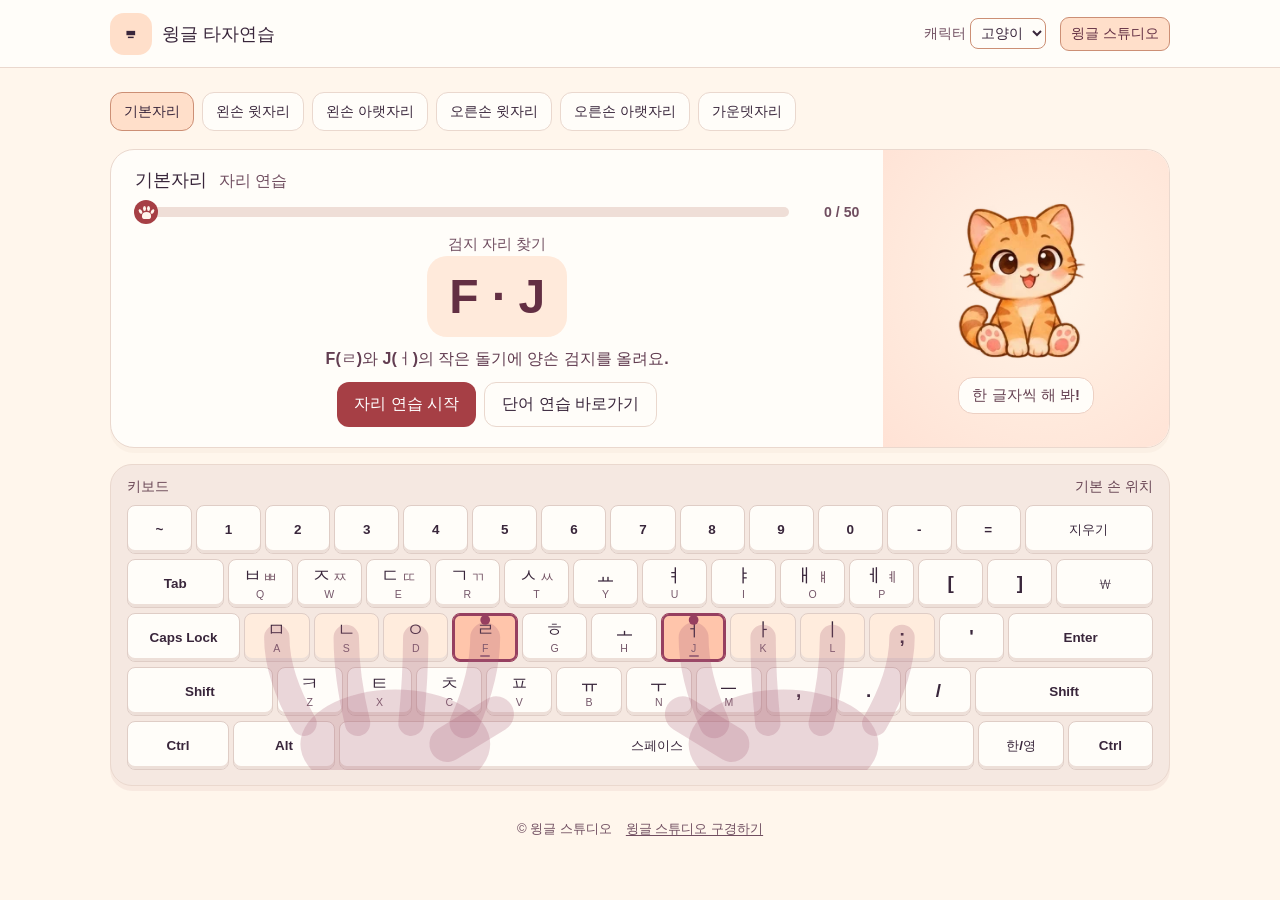
<file: typing/index.html>
<!doctype html>
<html lang="ko">
<head>
  <meta charset="UTF-8">
  <meta name="viewport" content="width=device-width, initial-scale=1">
  <meta name="theme-color" content="#fff6ec">
  <title>윙글 타자연습</title>
  <script type="module" crossorigin src="/typing/assets/index-DfWmckuy.js"></script>
  <link rel="stylesheet" crossorigin href="/typing/assets/index-N7hgswk7.css">
</head>
<body>
  <header class="bar"><div class="brand"><span class="brand-mark" aria-hidden="true">⌨</span> 윙글 타자연습</div><div class="bar-links"><label class="character-picker">캐릭터 <select id="character"><option value="cat">고양이</option><option value="dog">강아지</option></select></label><a class="studio-banner" href="https://wingul.duckdns.org/#lineup">윙글 스튜디오</a></div></header>
  <main>
    <nav id="stages" aria-label="연습 단계"></nav>
    <section class="practice" aria-label="타자 연습">
      <div class="exercise">
        <div class="lesson"><h1 id="lesson"></h1><span id="count"></span></div>
        <div class="progress">
          <div id="progress-bar" class="progress-track" role="progressbar" aria-label="연습 진행도" aria-valuemin="0">
            <div class="progress-fill"></div>
            <span class="progress-paw" aria-hidden="true"><i></i><i></i><i></i><i></i></span>
          </div>
          <span id="progress-count" aria-hidden="true"></span>
        </div>
        <div id="practice-content">
          <p id="prompt-label"></p>
          <div id="target"></div>
          <form id="word-form" hidden>
            <input id="word" aria-label="단어 입력" autocomplete="off" autocapitalize="off" spellcheck="false" enterkeyhint="done">
            <button type="submit">확인</button>
          </form>
          <p id="hint"></p>
          <div class="practice-actions">
            <button id="start" type="button">자리 연습 시작</button>
            <button id="open-words" class="secondary" type="button">단어 연습 바로가기</button>
          </div>
        </div>
        <div id="result" hidden>
          <h2 tabindex="-1">연습을 마쳤어요!</h2>
          <div id="scores"></div>
          <button id="retry" class="secondary" type="button">다시 연습</button>
          <button id="next" type="button"></button>
        </div>
      </div>
      <aside id="companion" class="companion" aria-label="고양이 응원">
        <div id="cat" class="cat" data-mood="idle" aria-hidden="true"></div>
        <p id="message" role="status"></p>
      </aside>
    </section>
    <section id="keyboard-panel" class="keyboard-panel" aria-label="두벌식 자판 안내">
      <input id="position-input" aria-label="자리 연습 키 입력" inputmode="none" autocomplete="off" autocapitalize="off" spellcheck="false" tabindex="-1" hidden>
      <div class="keyboard-label"><span>키보드</span><span id="keyboard-status"></span></div>
      <div id="keyboard" aria-hidden="true"><canvas id="hands"></canvas></div>
    </section>
  </main>
  <footer class="studio-footer">
    <small>© 윙글 스튜디오</small>
    <a href="https://wingul.duckdns.org/#lineup">윙글 스튜디오 구경하기</a>
  </footer>
</body>
</html>
</file>
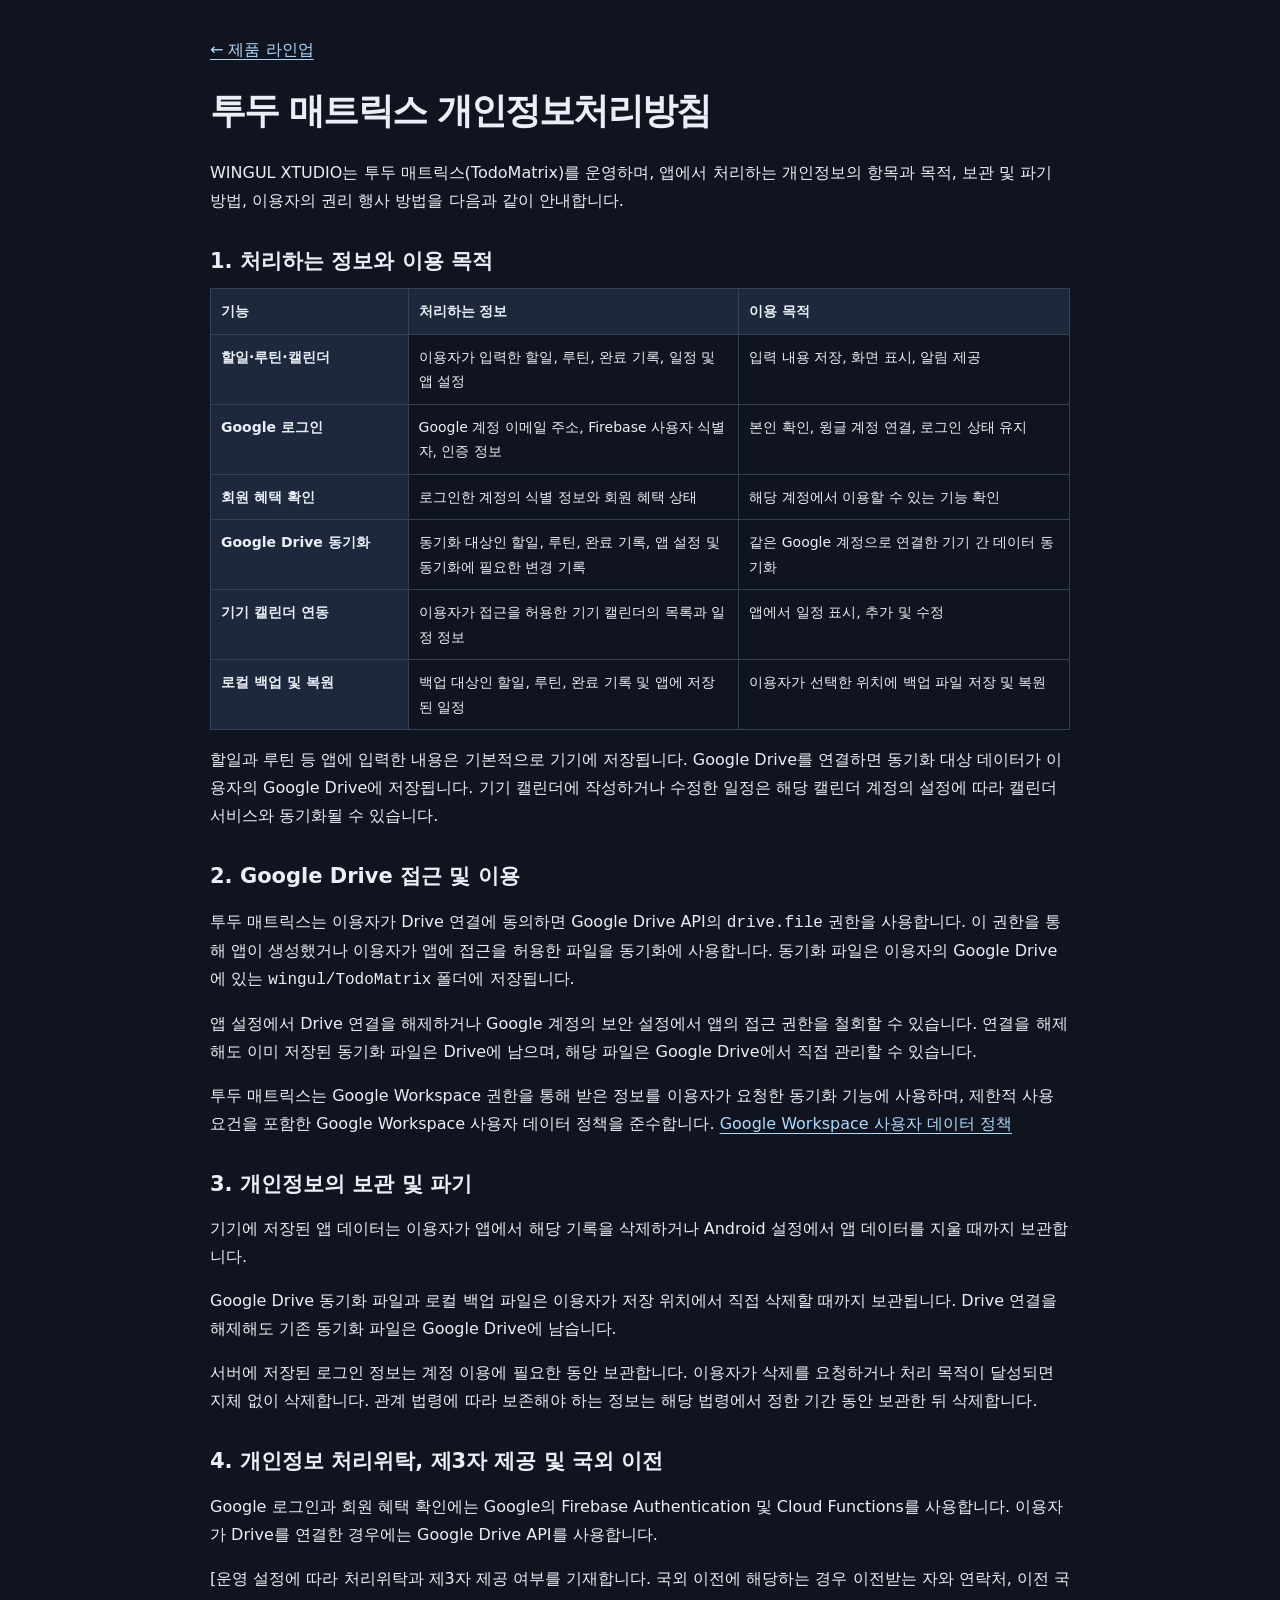
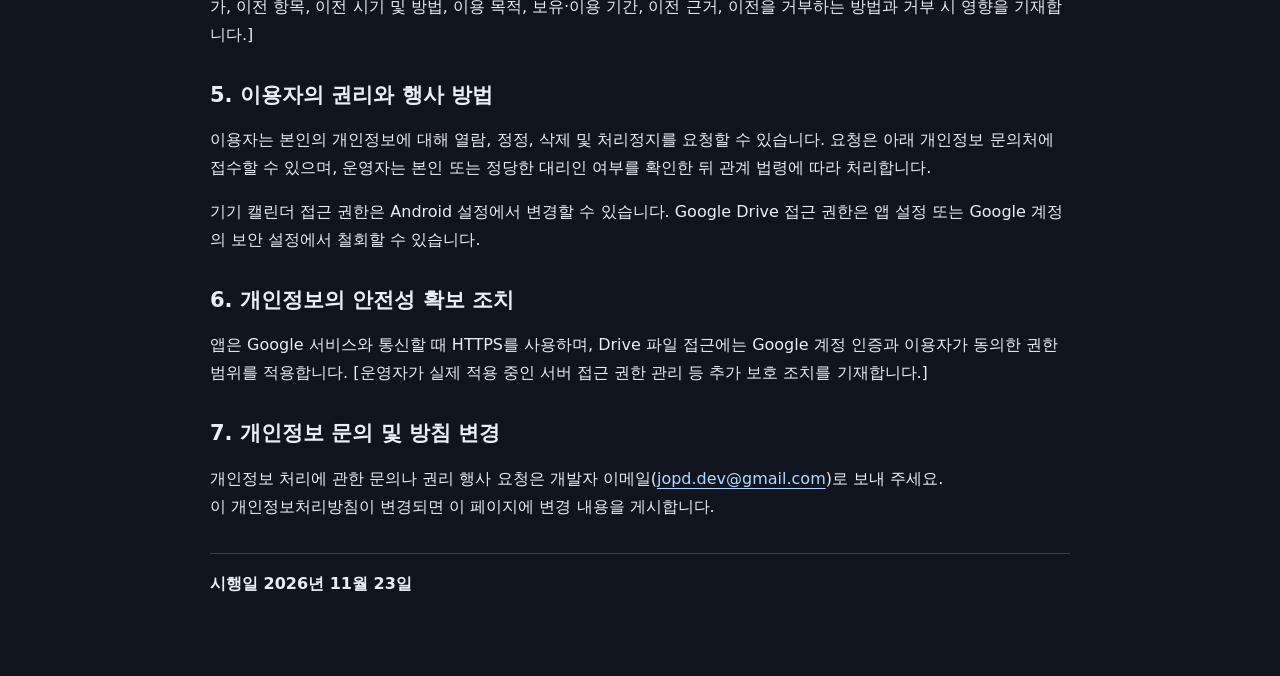
<file: todomatrix/privacy/index.html>
<!doctype html>
<html lang="ko">
<head>
  <meta charset="utf-8">
  <meta name="viewport" content="width=device-width, initial-scale=1">

  <title>투두 매트릭스 개인정보처리방침 | 윙글 스튜디오</title>
  <style>
    * { box-sizing: border-box; }
    body { margin: 0; background: #10141e; color: #eaeef6; font: 16px/1.75 "Malgun Gothic", system-ui, sans-serif; overflow-wrap: anywhere; }
    main { width: min(860px, calc(100% - 36px)); margin: auto; padding-block: 36px 64px; }
    a { color: #afdaff; text-underline-offset: 4px; }
    h1 { font-size: clamp(24px, 5vw, 36px); letter-spacing: -.05em; line-height: 1.3; }
    h2 { margin: 32px 0 12px; font-size: 21px; line-height: 1.4; }
    table { width: 100%; table-layout: fixed; border-collapse: collapse; font-size: 14px; }
    th, td { border: 1px solid #354054; padding: 10px; text-align: left; vertical-align: top; }
    th { background: #1d283c; }
    thead th:first-child { width: 23%; }
    .effective { margin-top: 32px; border-top: 1px solid #354054; padding-top: 16px; }
    @media (max-width: 480px) {
      th, td { padding: 7px; }
    }
  </style>
</head>
<body>
  <main>
    <a href="../../#lineup">← 제품 라인업</a>
    <h1>투두 매트릭스 개인정보처리방침</h1>
    <p>WINGUL XTUDIO는 투두 매트릭스(TodoMatrix)를 운영하며, 앱에서 처리하는 개인정보의 항목과 목적, 보관 및 파기 방법, 이용자의 권리 행사 방법을 다음과 같이 안내합니다.</p>

    <h2>1. 처리하는 정보와 이용 목적</h2>
    <table>
      <thead>
        <tr><th scope="col">기능</th><th scope="col">처리하는 정보</th><th scope="col">이용 목적</th></tr>
      </thead>
      <tbody>
        <tr><th scope="row">할일·루틴·캘린더</th><td>이용자가 입력한 할일, 루틴, 완료 기록, 일정 및 앱 설정</td><td>입력 내용 저장, 화면 표시, 알림 제공</td></tr>
        <tr><th scope="row">Google 로그인</th><td>Google 계정 이메일 주소, Firebase 사용자 식별자, 인증 정보</td><td>본인 확인, 윙글 계정 연결, 로그인 상태 유지</td></tr>
        <tr><th scope="row">회원 혜택 확인</th><td>로그인한 계정의 식별 정보와 회원 혜택 상태</td><td>해당 계정에서 이용할 수 있는 기능 확인</td></tr>
        <tr><th scope="row">Google Drive 동기화</th><td>동기화 대상인 할일, 루틴, 완료 기록, 앱 설정 및 동기화에 필요한 변경 기록</td><td>같은 Google 계정으로 연결한 기기 간 데이터 동기화</td></tr>
        <tr><th scope="row">기기 캘린더 연동</th><td>이용자가 접근을 허용한 기기 캘린더의 목록과 일정 정보</td><td>앱에서 일정 표시, 추가 및 수정</td></tr>
        <tr><th scope="row">로컬 백업 및 복원</th><td>백업 대상인 할일, 루틴, 완료 기록 및 앱에 저장된 일정</td><td>이용자가 선택한 위치에 백업 파일 저장 및 복원</td></tr>
      </tbody>
    </table>
    <p>할일과 루틴 등 앱에 입력한 내용은 기본적으로 기기에 저장됩니다. Google Drive를 연결하면 동기화 대상 데이터가 이용자의 Google Drive에 저장됩니다. 기기 캘린더에 작성하거나 수정한 일정은 해당 캘린더 계정의 설정에 따라 캘린더 서비스와 동기화될 수 있습니다.</p>

    <h2>2. Google Drive 접근 및 이용</h2>
    <p>투두 매트릭스는 이용자가 Drive 연결에 동의하면 Google Drive API의 <code>drive.file</code> 권한을 사용합니다. 이 권한을 통해 앱이 생성했거나 이용자가 앱에 접근을 허용한 파일을 동기화에 사용합니다. 동기화 파일은 이용자의 Google Drive에 있는 <code>wingul/TodoMatrix</code> 폴더에 저장됩니다.</p>
    <p>앱 설정에서 Drive 연결을 해제하거나 Google 계정의 보안 설정에서 앱의 접근 권한을 철회할 수 있습니다. 연결을 해제해도 이미 저장된 동기화 파일은 Drive에 남으며, 해당 파일은 Google Drive에서 직접 관리할 수 있습니다.</p>
    <p>투두 매트릭스는 Google Workspace 권한을 통해 받은 정보를 이용자가 요청한 동기화 기능에 사용하며, 제한적 사용 요건을 포함한 Google Workspace 사용자 데이터 정책을 준수합니다. <a href="https://developers.google.com/workspace/workspace-api-user-data-developer-policy">Google Workspace 사용자 데이터 정책</a></p>

    <h2>3. 개인정보의 보관 및 파기</h2>
    <p>기기에 저장된 앱 데이터는 이용자가 앱에서 해당 기록을 삭제하거나 Android 설정에서 앱 데이터를 지울 때까지 보관합니다.</p>
    <p>Google Drive 동기화 파일과 로컬 백업 파일은 이용자가 저장 위치에서 직접 삭제할 때까지 보관됩니다. Drive 연결을 해제해도 기존 동기화 파일은 Google Drive에 남습니다.</p>
    <p>서버에 저장된 로그인 정보는 계정 이용에 필요한 동안 보관합니다. 이용자가 삭제를 요청하거나 처리 목적이 달성되면 지체 없이 삭제합니다. 관계 법령에 따라 보존해야 하는 정보는 해당 법령에서 정한 기간 동안 보관한 뒤 삭제합니다.</p>

    <h2>4. 개인정보 처리위탁, 제3자 제공 및 국외 이전</h2>
    <p>Google 로그인과 회원 혜택 확인에는 Google의 Firebase Authentication 및 Cloud Functions를 사용합니다. 이용자가 Drive를 연결한 경우에는 Google Drive API를 사용합니다.</p>
    <p>[운영 설정에 따라 처리위탁과 제3자 제공 여부를 기재합니다. 국외 이전에 해당하는 경우 이전받는 자와 연락처, 이전 국가, 이전 항목, 이전 시기 및 방법, 이용 목적, 보유·이용 기간, 이전 근거, 이전을 거부하는 방법과 거부 시 영향을 기재합니다.]</p>

    <h2>5. 이용자의 권리와 행사 방법</h2>
    <p>이용자는 본인의 개인정보에 대해 열람, 정정, 삭제 및 처리정지를 요청할 수 있습니다. 요청은 아래 개인정보 문의처에 접수할 수 있으며, 운영자는 본인 또는 정당한 대리인 여부를 확인한 뒤 관계 법령에 따라 처리합니다.</p>
    <p>기기 캘린더 접근 권한은 Android 설정에서 변경할 수 있습니다. Google Drive 접근 권한은 앱 설정 또는 Google 계정의 보안 설정에서 철회할 수 있습니다.</p>

    <h2>6. 개인정보의 안전성 확보 조치</h2>
    <p>앱은 Google 서비스와 통신할 때 HTTPS를 사용하며, Drive 파일 접근에는 Google 계정 인증과 이용자가 동의한 권한 범위를 적용합니다. [운영자가 실제 적용 중인 서버 접근 권한 관리 등 추가 보호 조치를 기재합니다.]</p>

    <h2>7. 개인정보 문의 및 방침 변경</h2>
    <p>개인정보 처리에 관한 문의나 권리 행사 요청은 개발자 이메일(<a href="mailto:jopd.dev@gmail.com">jopd.dev@gmail.com</a>)로 보내 주세요.<br>
      이 개인정보처리방침이 변경되면 이 페이지에 변경 내용을 게시합니다.</p>

    <p class="effective"><strong>시행일 <time datetime="2026-11-23">2026년 11월 23일</time></strong></p>
  </main>
</body>
</html>
</file>
<file: todomatrix/product.css>
* { box-sizing: border-box; }
html { color-scheme: dark; }
body { margin: 0; background: #12111a; color: #f6f3fb; font: 16px/1.72 "Malgun Gothic", system-ui, sans-serif; }
a { color: #d3c3ff; text-underline-offset: 4px; }
a:focus-visible { outline: 2px solid #d3c3ff; outline-offset: 5px; }
h1, h2, h3, p, figure { margin: 0; }
h1, h2, h3 { line-height: 1.24; letter-spacing: -.055em; word-break: keep-all; overflow-wrap: anywhere; }
p { color: #cdc7d8; word-break: keep-all; overflow-wrap: anywhere; }
img { display: block; max-width: 100%; }
.wrap { width: min(1180px, calc(100% - 48px)); margin-inline: auto; }
.site-header, .site-footer { border-block: 1px solid #322b3e; }
.nav, .nav nav { display: flex; align-items: center; flex-wrap: wrap; gap: 10px 22px; }
.nav { justify-content: space-between; padding-block: 17px; }
.nav a { text-decoration: none; font-size: 14px; }
.nav a:hover { text-decoration: underline; }
.wordmark { color: #f6f3fb; font-weight: 800; letter-spacing: .1em; }
.hero { background: radial-gradient(ellipse at 78% 35%, #352956, transparent 65%); border-bottom: 1px solid #322b3e; }
.hero-grid { display: grid; grid-template-columns: minmax(0, 1fr) minmax(0, 1fr); align-items: center; gap: clamp(28px, 6vw, 76px); padding-block: clamp(44px, 8vw, 102px); }
.product { display: flex; align-items: center; gap: 10px; margin-bottom: 18px; font-size: 19px; font-weight: 700; }
h1 { font-size: clamp(30px, 4.4vw, 61px); }
h1 span { color: #d0baff; }
.lead { max-width: 430px; margin-top: 20px; }
.button { display: inline-block; margin-top: 25px; padding: 10px 18px; border-radius: 8px; background: #d4c1ff; color: #211838; font-weight: 700; text-decoration: none; }
.button:hover { background: #eee4ff; }
.hero-shots { display: grid; grid-template-columns: repeat(12, minmax(0, 1fr)); align-items: center; }
.hero-shots img { grid-row: 1; width: 100%; border: 1px solid #514364; border-radius: 14px; box-shadow: 0 16px 36px #0a071980; }
.hero-routine { grid-column: 1 / 5; }
.hero-shots .hero-matrix { grid-column: 4 / 10; z-index: 1; border-color: #9175c2; }
.hero-calendar { grid-column: 9 / 13; }
.features section { scroll-margin-top: 24px; }
.feature, .stats { display: grid; grid-template-columns: minmax(0, 1fr) minmax(0, 1fr); align-items: center; gap: clamp(22px, 6vw, 72px); }
.feature, .routine, .drive { padding-block: clamp(42px, 7vw, 88px); border-bottom: 1px solid #322b3e; }
.label { color: #cbb3ff; font-size: 14px; font-weight: 700; }
h2 { margin: 8px 0 16px; font-size: clamp(28px, 4vw, 49px); }
h3 { margin-bottom: 12px; font-size: clamp(21px, 2.6vw, 31px); }
.feature p + p { margin-top: 12px; }
.calendar h3 { margin-top: 24px; }
.capture, .crop { width: 100%; border: 1px solid #514364; border-radius: 12px; background: #151219; }
.matrix-detail, .calendar-detail { aspect-ratio: 1.16; object-fit: cover; object-position: top; }
.calendar-detail { aspect-ratio: .94; }
figcaption { margin-top: 10px; color: #c1b7d0; font-size: 13px; }
.section-lead { max-width: 640px; }
.routine-grid { display: grid; grid-template-columns: repeat(2, minmax(0, 1fr)); gap: 14px; margin-top: 23px; }
.routine-grid article, .stats { background: #1e1829; border: 1px solid #3a304a; border-radius: 16px; padding: clamp(16px, 3vw, 30px); }
.routine-grid article { display: flex; flex-direction: column; }
.routine-grid figure { margin-top: auto; padding-top: 20px; }
.crop { position: relative; overflow: hidden; aspect-ratio: 1080 / 490; }
.crop img { position: absolute; width: 100%; height: auto; }
.routine-link img { inset-block-start: -236%; }
.routine-score img { inset-block-start: -76%; }
.stats { margin-top: 14px; }
.stats .capture { max-width: 355px; margin-inline: auto; }
.drive { text-align: center; }
.drive p:last-child { max-width: 570px; margin-inline: auto; }
@media (max-width: 740px) {
  .wrap { width: calc(100% - 36px); }
  .hero-grid, .feature, .routine-grid, .stats { grid-template-columns: 1fr; }
  .hero-shots { width: min(100%, 480px); margin-inline: auto; }
}
</file>
<file: typing/assets/index-N7hgswk7.css>
*{box-sizing:border-box}:root{font-family:Malgun Gothic,Apple SD Gothic Neo,sans-serif;color:#39263b;background:#fff6ec;font-synthesis:none;--plum: #39263b;--muted: #704e60;--line: #ead8ce;--peach: #ffdfca;--accent: #a63f45}body{margin:0}[hidden]{display:none!important}button,input{font:inherit}button{cursor:pointer}button:focus-visible,input:focus-visible{outline:3px solid #7e3f75;outline-offset:3px}.bar{display:flex;align-items:center;justify-content:space-between;min-height:68px;padding:10px max(24px,calc((100vw - 1060px)/2));background:#fffdf9;border-bottom:1px solid var(--line)}.brand{display:flex;align-items:center;gap:10px;font-weight:900;font-size:1.13rem}.brand-mark{display:grid;place-items:center;width:42px;height:42px;background:var(--peach);border-radius:14px;font-size:1.45rem}.bar-label{color:var(--muted);font-size:.88rem;font-weight:700}main{width:min(1060px,calc(100% - 48px));margin:24px auto 34px}nav{display:flex;flex-wrap:wrap;gap:8px;margin-bottom:18px}button{border:0;border-radius:12px;background:var(--accent);color:#fff;padding:11px 17px;font-weight:800}button:hover{background:#89313a}nav button,button.secondary{background:#fffdf9;border:1px solid var(--line);color:var(--plum)}nav button{font-size:.9rem;padding:9px 13px}nav button:hover,button.secondary:hover{background:#ffebdf}nav button[aria-current]{background:var(--peach);border-color:#cc8f75}.practice{display:grid;grid-template-columns:minmax(0,1fr) minmax(174px,27%);border:1px solid var(--line);border-radius:24px;overflow:hidden;background:#fffdf9;box-shadow:0 5px #ebd5c832;min-height:290px}.exercise{padding:18px 24px 20px;text-align:center}.lesson{display:flex;align-items:baseline;flex-wrap:wrap;gap:8px 12px;text-align:left}h1{margin:0;font-size:1.1rem}.lesson span,#prompt-label{color:var(--muted);font-weight:700}#prompt-label{margin:9px 0 2px;font-size:.92rem}#target{display:grid;place-items:center;min-height:81px;width:fit-content;max-width:100%;margin:0 auto;padding:0 22px;border-radius:20px;background:#ffeadb;color:#632f43;font-size:3.8rem;line-height:1.12;font-weight:900}#target.ready-target,#target.word-target{font-size:clamp(1.75rem,5.8vw,3rem)}#hint{min-height:1.5em;margin:12px 0 9px;color:#623d51;font-weight:750;overflow-wrap:anywhere}.practice-actions{display:flex;flex-wrap:wrap;justify-content:center;gap:8px}#word-form{display:flex;gap:8px;justify-content:center;margin-top:10px}#word{min-width:0;width:min(65%,225px);padding:8px 12px;border:1px solid #b98991;border-radius:11px;color:var(--plum);background:#fff;font-size:1.12rem}#scores{margin:12px 0 18px;font-size:1.16rem;font-weight:800}#result button{margin:3px}.companion{display:grid;justify-items:center;align-content:start;padding:22px 10px 10px;background:radial-gradient(ellipse at 55% 45%,#fff4e7,#ffe2d5)}#message{text-align:center;margin:0;padding:8px 13px;min-width:0;background:#fffdf9;border:1px solid #edd0c3;border-radius:15px;color:#674353;font-size:.93rem;font-weight:800}.cat{width:166px;aspect-ratio:192 / 228;margin-bottom:8px;background-size:400% 300%}.keyboard-panel{padding:12px 16px 15px;margin-top:16px;border:1px solid var(--line);border-radius:22px;background:#f5e8e1;box-shadow:0 5px #e7ccc650}.keyboard-label{display:flex;justify-content:space-between;margin-bottom:9px;font-size:.88rem;font-weight:750;color:#674453}#keyboard{position:relative;display:grid;gap:5px;outline-offset:4px}.key-row{display:flex;gap:4px}.key{position:relative;display:grid;place-content:center;justify-items:center;flex-basis:0;min-width:0;min-height:clamp(28px,5vw,49px);line-height:1;background:#fffdf9;border:1px solid #dfcdc6;border-radius:8px;box-shadow:inset 0 -3px #eddfd8}.key b{font-size:clamp(.72rem,2.2vw,1.18rem)}.shift-letter{margin-inline-start:.12em;color:var(--muted);font-size:.72em}.key.shift-target .shift-letter{color:var(--plum);font-size:1em}.key small{margin-top:3px;font-size:.66rem;color:#75576a}.key.modifier b{font-size:clamp(.5rem,1.4vw,.84rem)}.key.in-group{background:#ffecdd}.key.target-key{background:#ffc5ab;border-color:#963f60;box-shadow:inset 0 0 0 2px #963f60}.key.ridge:after{content:"";position:absolute;bottom:4px;width:10px;height:2px;background:#9e6879;border-radius:2px}#hands{position:absolute;z-index:1;inset:0;width:100%;height:100%;pointer-events:none}@media(max-width:600px){.bar{padding:8px 12px;min-height:54px}main{width:calc(100% - 20px);margin-top:12px}nav{gap:5px;margin-bottom:10px}nav button{font-size:.8rem;padding:7px 8px}.practice{grid-template-columns:minmax(0,1fr) 96px;min-height:250px}.exercise{padding:13px 8px}.companion{padding:44px 4px 4px}.cat{width:86px}#message{padding:5px;font-size:.76rem}#hint{font-size:.85rem}.keyboard-panel{padding:8px 5px 9px;margin-top:12px}#keyboard,.key-row{gap:2px}.key{border-radius:4px}.key small{font-size:.48rem}.key.ridge:after{width:6px;bottom:2px}}.progress{display:flex;align-items:center;gap:12px;margin:12px 0 15px}.progress-track{--progress: 0%;position:relative;flex:1;height:10px;margin-inline:11px;border-radius:100px;background:#efded7}.progress-fill{width:var(--progress);height:100%;border-radius:inherit;background:#c46b68;transition:width .2s ease-out}.progress-paw{position:absolute;top:50%;left:var(--progress);width:24px;height:24px;transform:translate(-50%,-50%);border-radius:50%;background:#a63f45;color:#fff5ec;transition:left .2s ease-out}.progress-paw:after{content:"";position:absolute;width:9px;height:7px;left:8px;top:12px;border-radius:65% 65% 44% 44%;background:currentColor}.progress-paw i{position:absolute;width:3px;height:5px;border-radius:50%;background:currentColor}.progress-paw i:nth-child(1){left:5px;top:9px;transform:rotate(-30deg)}.progress-paw i:nth-child(2){left:9px;top:6px}.progress-paw i:nth-child(3){left:13px;top:6px}.progress-paw i:nth-child(4){left:17px;top:9px;transform:rotate(30deg)}#progress-count{flex:none;min-width:6ch;text-align:right;color:var(--muted);font-size:.88rem;font-weight:800;font-variant-numeric:tabular-nums}@media(prefers-reduced-motion:reduce){.progress-fill,.progress-paw{transition:none}}.bar-links{display:flex;flex-wrap:wrap;justify-content:flex-end;align-items:center;gap:8px 14px}.studio-banner{padding:7px 10px;border:1px solid #cc8f75;border-radius:9px;background:var(--peach);color:#632f43;font-size:.85rem;font-weight:800;text-decoration:none}.studio-banner:hover{background:#ffcdb3}.studio-footer{display:flex;flex-wrap:wrap;justify-content:center;gap:6px 14px;padding:0 12px 22px;color:var(--muted);font-size:.82rem}.studio-footer small{font-size:inherit}.studio-footer a{color:inherit;text-underline-offset:2px}.keyboard-panel{position:relative}#position-input{position:absolute;inset:0 auto auto 0;width:1px;height:1px;opacity:0;pointer-events:none}.character-picker{color:var(--muted);font-size:.85rem;font-weight:800;white-space:nowrap}.character-picker select{font:inherit;color:var(--plum);background:#fffdf9;border:1px solid #cc8f75;border-radius:8px;padding:6px}.cat[data-character=cat][data-mood=finish]{animation:cat-hop 1.5s infinite ease-in-out}@keyframes cat-hop{0%,to{transform:translateY(8%)}44%,56%{transform:translateY(-3%)}}@media(prefers-reduced-motion:reduce){.cat[data-character=cat][data-mood=finish]{animation:none}}.cat{position:relative;background-image:var(--mascot-image)}.cat[data-character=dog]:before,.cat[data-character=dog]:after{position:absolute;inset:0;background-image:var(--mascot-image);background-size:inherit;pointer-events:none}.cat[data-character=dog][data-frame="1"]:before,.cat[data-character=dog][data-frame="1"]:after{content:"";background-position:33.333333% 0}.cat[data-character=dog][data-frame="1"]:before{-webkit-mask-image:radial-gradient(ellipse 10% 9% at 40.5% 53%,black 82%,transparent 100%);mask-image:radial-gradient(ellipse 10% 9% at 40.5% 53%,black 82%,transparent 100%)}.cat[data-character=dog][data-frame="1"]:after{-webkit-mask-image:radial-gradient(ellipse 9% 9% at 64% 50.5%,black 82%,transparent 100%);mask-image:radial-gradient(ellipse 9% 9% at 64% 50.5%,black 82%,transparent 100%)}.cat[data-character=dog][data-mood=streak]:is([data-frame="5"],[data-frame="6"]){transform-origin:center 94%;animation:dog-sway .8s ease-in-out infinite}@keyframes dog-sway{0%,to{transform:rotate(0)}52%{transform:rotate(-1.6deg)}}@media(prefers-reduced-motion:reduce){.cat[data-character=dog][data-mood=streak]:is([data-frame="5"],[data-frame="6"]){animation:none}}
</file>
